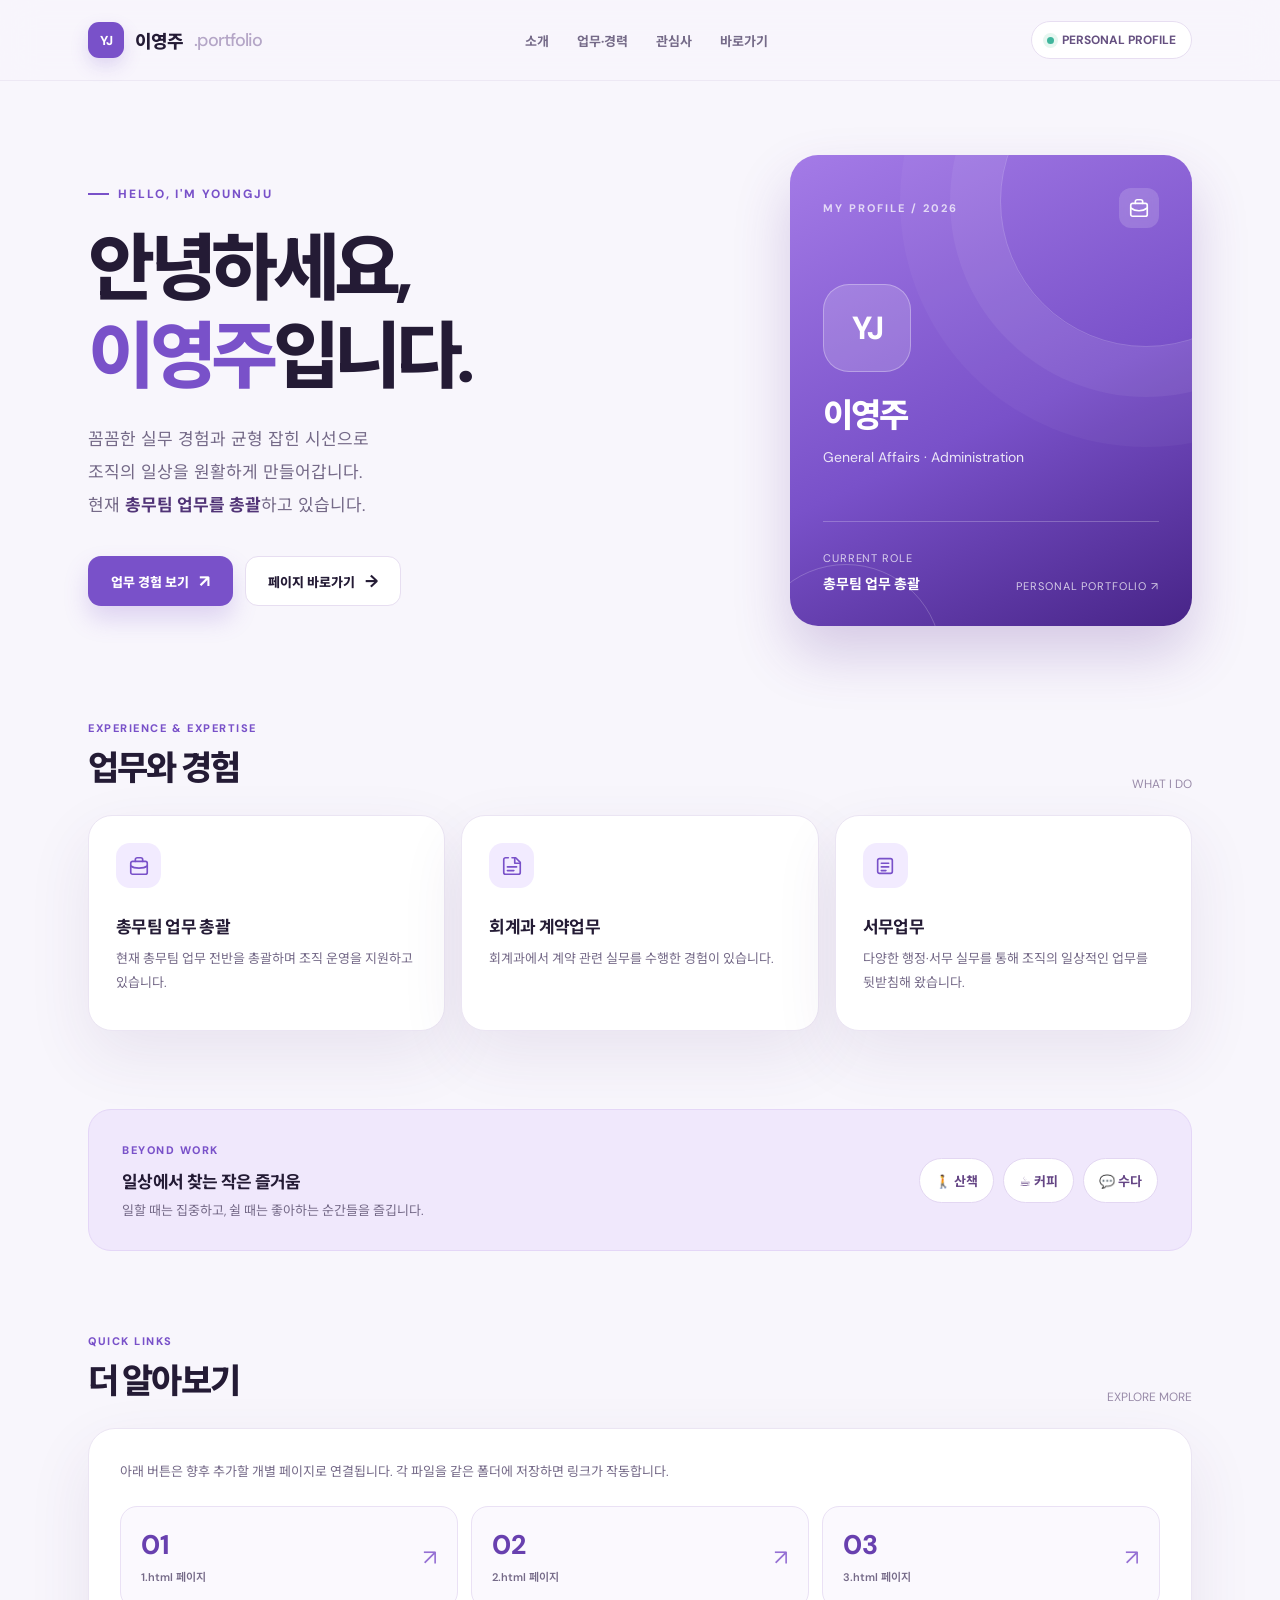
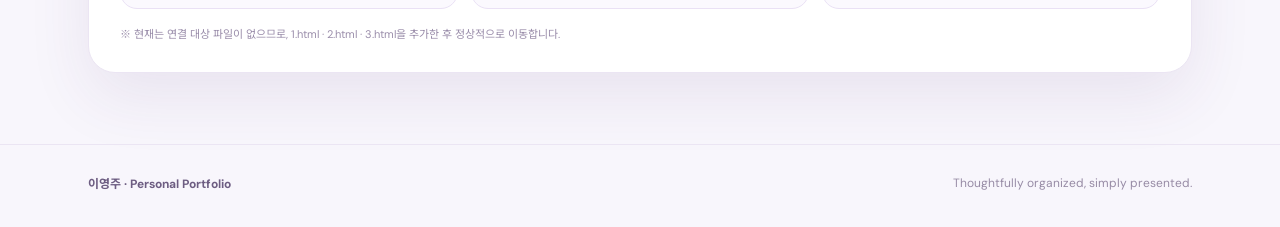
<file: index.html>
<!doctype html>
<html lang="ko">
<head>
  <meta charset="utf-8" />
  <meta name="viewport" content="width=device-width, initial-scale=1" />
  <meta name="theme-color" content="#f8f6fc" />
  <meta name="description" content="이영주의 개인 포트폴리오 | 총무팀 업무 총괄 · 회계과 계약 및 서무 경력" />
  <title>이영주 | Personal Portfolio</title>
  <style>
    @import url('https://fonts.googleapis.com/css2?family=DM+Sans:wght@400;500;600;700;800&family=Noto+Sans+KR:wght@400;500;600;700;800&display=swap');
    :root { color-scheme: light; --bg:#f8f6fc; --surface:#ffffff; --text:#241b35; --muted:#756a88; --line:#ebe5f3; --accent:#7951c9; --accent-dark:#6035b0; --soft:#f2ebff; --shadow:0 24px 65px rgba(74,42,112,.09); --radius:24px; }
    * { box-sizing: border-box; }
    html { scroll-behavior: smooth; }
    body { margin:0; background:var(--bg); color:var(--text); font-family:'DM Sans','Noto Sans KR',system-ui,sans-serif; -webkit-font-smoothing:antialiased; }
    a { color:inherit; text-decoration:none; }
    button { font:inherit; }
    ::selection { background:#e8d9ff; color:#51278e; }
    .wrap { max-width:1160px; margin-inline:auto; padding-inline:28px; }
    .site-header { position:sticky; top:0; z-index:20; border-bottom:1px solid rgba(235,229,243,.85); background:rgba(248,246,252,.9); backdrop-filter:blur(18px); }
    .header-inner { min-height:80px; display:flex; justify-content:space-between; align-items:center; gap:20px; }
    .logo { display:inline-flex; align-items:center; gap:11px; font-size:18px; font-weight:800; letter-spacing:-.05em; }
    .logo-mark { display:grid; place-items:center; width:36px; height:36px; border-radius:11px; background:var(--accent); color:white; font-size:13px; letter-spacing:-.05em; box-shadow:0 8px 18px rgba(121,81,201,.2); }
    .desktop-nav { display:flex; align-items:center; gap:28px; font-size:13px; font-weight:700; color:var(--muted); }
    .desktop-nav a:hover, .desktop-nav a:focus-visible { color:var(--accent); }
    .header-pill { display:inline-flex; align-items:center; gap:8px; padding:10px 15px; border:1px solid #e7def1; border-radius:999px; background:white; font-size:12px; font-weight:700; color:#655080; }
    .status-dot { width:7px; height:7px; border-radius:50%; background:#3fb59c; box-shadow:0 0 0 4px #e6f7f0; }
    .hero { padding-block:74px 51px; }
    .hero-grid { display:grid; grid-template-columns:1.25fr .75fr; gap:32px; align-items:stretch; }
    .hero-copy { padding:24px 0 20px; }
    .eyebrow { display:inline-flex; align-items:center; gap:9px; font-size:12px; font-weight:800; text-transform:uppercase; letter-spacing:.16em; color:var(--accent); }
    .eyebrow:before { content:""; width:21px; height:2px; background:var(--accent); }
    h1 { font-size:clamp(44px,5.7vw,76px); line-height:1.2; margin:24px 0 22px; letter-spacing:-.075em; font-weight:800; }
    h1 .accent { color:var(--accent); }
    .hero-desc { max-width:590px; font-size:17px; line-height:1.95; color:var(--muted); word-break:keep-all; }
    .hero-actions { display:flex; flex-wrap:wrap; gap:12px; margin-top:34px; }
    .btn { display:inline-flex; align-items:center; justify-content:center; gap:10px; min-height:50px; padding:13px 22px; border-radius:13px; border:1px solid transparent; font-size:13px; font-weight:800; transition:transform .16s ease,background .16s ease,box-shadow .16s ease,border-color .16s ease; cursor:pointer; }
    .btn:hover { transform:translateY(-2px); }
    .btn:active { transform:translateY(1px) scale(.985); }
    .btn:focus-visible, a:focus-visible { outline:3px solid #c4a4fa; outline-offset:3px; }
    .btn-primary { background:var(--accent); color:white; box-shadow:0 13px 25px rgba(121,81,201,.21); }
    .btn-primary:hover { background:var(--accent-dark); box-shadow:0 16px 25px rgba(121,81,201,.26); }
    .btn-secondary { border-color:#e7def1; background:white; color:var(--text); }
    .btn-secondary:hover { border-color:#c6aae9; }
    .arrow { font-size:17px; line-height:1; }
    .profile-card { position:relative; isolation:isolate; overflow:hidden; display:flex; flex-direction:column; justify-content:space-between; min-height:405px; padding:33px; color:#fff; background:linear-gradient(155deg,#a47be7 0%,#7951c9 55%,#472487 100%); border-radius:28px; box-shadow:0 28px 55px rgba(89,47,148,.22); }
    .profile-card:before { content:""; position:absolute; z-index:-1; width:290px; height:290px; border:1px solid rgba(255,255,255,.2); border-radius:50%; top:-100px; right:-100px; box-shadow:0 0 0 50px rgba(255,255,255,.055),0 0 0 100px rgba(255,255,255,.035); }
    .profile-card:after { content:""; position:absolute; z-index:-1; width:190px; height:190px; bottom:-130px; left:-40px; border:1px solid rgba(255,255,255,.2); border-radius:50%; }
    .card-top { display:flex; align-items:center; justify-content:space-between; gap:10px; }
    .card-label { font-size:11px; font-weight:700; letter-spacing:.18em; opacity:.73; }
    .card-icon { width:40px; height:40px; border-radius:12px; display:grid; place-items:center; background:rgba(255,255,255,.16); backdrop-filter:blur(5px); }
    .card-icon svg { width:22px; height:22px; stroke:white; }
    .avatar { width:88px; height:88px; border-radius:26px; background:rgba(255,255,255,.16); border:1px solid rgba(255,255,255,.3); display:grid; place-items:center; font-size:32px; font-weight:800; letter-spacing:-.07em; margin-bottom:22px; }
    .card-name { font-size:33px; letter-spacing:-.06em; font-weight:800; margin:0 0 9px; }
    .card-role { opacity:.85; font-size:14px; margin:0; }
    .card-bottom { display:flex; justify-content:space-between; align-items:end; gap:12px; padding-top:24px; border-top:1px solid rgba(255,255,255,.23); }
    .card-bottom span { font-size:11px; letter-spacing:.08em; opacity:.75; }
    .card-bottom strong { display:block; margin-top:6px; font-size:14px; }
    .section { padding-block:39px; scroll-margin-top:100px; }
    .section-heading { display:flex; justify-content:space-between; align-items:end; gap:15px; margin-bottom:23px; }
    .section-kicker { font-size:11px; font-weight:800; color:var(--accent); letter-spacing:.14em; }
    h2 { font-size:clamp(24px,2.8vw,34px); margin:9px 0 0; line-height:1.35; font-weight:800; letter-spacing:-.055em; }
    .section-note { font-size:12px; color:#988aa8; }
    .three-grid { display:grid; grid-template-columns:repeat(3,minmax(0,1fr)); gap:16px; }
    .info-card { min-height:216px; padding:27px; background:var(--surface); border:1px solid var(--line); border-radius:var(--radius); box-shadow:var(--shadow); transition:transform .2s ease,border-color .2s ease; }
    .info-card:hover { transform:translateY(-4px); border-color:#d7c3ee; }
    .info-icon { width:45px; height:45px; display:grid; place-items:center; border-radius:14px; background:var(--soft); color:var(--accent); margin-bottom:25px; }
    .info-icon svg { width:22px; height:22px; stroke:currentColor; }
    .info-card h3 { margin:0 0 9px; font-size:17px; letter-spacing:-.04em; }
    .info-card p { color:var(--muted); font-size:13px; line-height:1.85; margin:0; word-break:keep-all; }
    .personal-strip { display:flex; align-items:center; justify-content:space-between; gap:26px; padding:28px 33px; background:#f0e8fc; border:1px solid #e4d6f7; border-radius:23px; }
    .personal-strip h3 { margin:0 0 7px; letter-spacing:-.04em; font-size:17px; }
    .personal-strip p { margin:0; color:var(--muted); font-size:13px; line-height:1.7; }
    .interests { display:flex; flex-wrap:wrap; gap:9px; }
    .interest { background:white; border:1px solid #e3d7f2; border-radius:50px; white-space:nowrap; padding:12px 15px; color:#654685; font-size:13px; font-weight:700; }
    .links-panel { background:#fff; border:1px solid var(--line); border-radius:27px; padding:31px; box-shadow:var(--shadow); }
    .links-intro { color:var(--muted); font-size:13px; line-height:1.8; margin:0 0 22px; }
    .link-grid { display:grid; grid-template-columns:repeat(3,minmax(0,1fr)); gap:13px; }
    .page-link { display:flex; align-items:center; justify-content:space-between; gap:10px; padding:20px; min-height:103px; background:#fbf9fe; border:1px solid #eae1f5; border-radius:17px; transition:background .16s ease,border-color .16s ease,transform .16s ease,box-shadow .16s ease; }
    .page-link:hover { background:#f2eafd; border-color:#c7a4f0; transform:translateY(-3px); box-shadow:0 11px 22px rgba(112,64,171,.12); }
    .page-link:active { transform:scale(.98); }
    .page-link strong { display:block; color:#6840af; font-size:27px; font-weight:800; line-height:1; }
    .page-link small { display:block; margin-top:10px; color:var(--muted); font-size:11px; font-weight:600; }
    .page-link .link-arrow { color:#9570d4; font-size:22px; }
    .hint { margin:16px 0 0; color:#9a8daa; font-size:11px; }
    footer { margin-top:32px; padding:29px 0 35px; border-top:1px solid var(--line); }
    .footer-inner { display:flex; align-items:center; justify-content:space-between; gap:16px; color:#978ba5; font-size:12px; }
    .footer-inner strong { color:#6d5d82; }
    @media (max-width:800px) { .hero { padding-top:48px; } .hero-grid { grid-template-columns:1fr; } .profile-card { min-height:335px; } .three-grid { grid-template-columns:1fr 1fr; } .personal-strip { align-items:flex-start; flex-direction:column; } }
    @media (max-width:600px) { .wrap { padding-inline:19px; } .header-inner { min-height:67px; } .desktop-nav { display:none; } .header-pill { padding:9px 11px; font-size:11px; } .hero { padding:38px 0 22px; } .hero-copy { padding:0 0 8px; } h1 { font-size:43px; margin:20px 0 17px; } .hero-desc { font-size:14px; line-height:1.9; } .hero-actions { margin-top:25px; } .btn { flex:1; min-width:140px; } .profile-card { padding:27px; min-height:322px; } .section { padding-block:29px; } .section-heading { align-items:start; } .section-note { display:none; } .three-grid, .link-grid { grid-template-columns:1fr; } .info-card { min-height:auto; padding:24px; } .info-icon { margin-bottom:17px; } .links-panel { padding:23px; } .page-link { min-height:87px; padding:17px 19px; } .personal-strip { padding:24px; } .footer-inner { flex-direction:column; align-items:flex-start; gap:8px; } }
    @media (prefers-reduced-motion: reduce) { html { scroll-behavior:auto; } *, *:before, *:after { transition-duration:.01ms !important; animation-duration:.01ms !important; } }
  </style>
</head>
<body>
  <header class="site-header">
    <div class="wrap header-inner">
      <a href="#top" class="logo" aria-label="이영주 포트폴리오 첫 화면"><span class="logo-mark">YJ</span> 이영주<span style="color:#b5a6c7;font-weight:500">.portfolio</span></a>
      <nav class="desktop-nav" aria-label="주요 메뉴"><a href="#about">소개</a><a href="#experience">업무·경력</a><a href="#interests">관심사</a><a href="#pages">바로가기</a></nav>
      <span class="header-pill"><span class="status-dot" aria-hidden="true"></span> PERSONAL PROFILE</span>
    </div>
  </header>
  <main id="top">
    <section class="hero wrap" aria-labelledby="hero-title">
      <div class="hero-grid">
        <div class="hero-copy" id="about">
          <span class="eyebrow">HELLO, I'M YOUNGJU</span>
          <h1 id="hero-title">안녕하세요,<br><span class="accent">이영주</span>입니다.</h1>
          <p class="hero-desc">꼼꼼한 실무 경험과 균형 잡힌 시선으로<br>조직의 일상을 원활하게 만들어갑니다.<br>현재 <strong style="color:#513477">총무팀 업무를 총괄</strong>하고 있습니다.</p>
          <div class="hero-actions"><a class="btn btn-primary" href="#experience">업무 경험 보기 <span class="arrow" aria-hidden="true">↗</span></a><a class="btn btn-secondary" href="#pages">페이지 바로가기 <span class="arrow" aria-hidden="true">→</span></a></div>
        </div>
        <div class="profile-card" aria-label="이영주 프로필 카드">
          <div class="card-top"><span class="card-label">MY PROFILE / 2026</span><span class="card-icon" aria-hidden="true"><svg viewBox="0 0 24 24" fill="none" stroke-width="1.8" stroke-linecap="round" stroke-linejoin="round"><rect x="3" y="7" width="18" height="14" rx="2"/><path d="M8 7V5a2 2 0 0 1 2-2h4a2 2 0 0 1 2 2v2M3 12c5 4 13 4 18 0"/></svg></span></div>
          <div><div class="avatar" aria-hidden="true">YJ</div><h2 class="card-name">이영주</h2><p class="card-role">General Affairs · Administration</p></div>
          <div class="card-bottom"><div><span>CURRENT ROLE</span><strong>총무팀 업무 총괄</strong></div><span>PERSONAL PORTFOLIO ↗</span></div>
        </div>
      </div>
    </section>
    <section id="experience" class="section wrap" aria-labelledby="exp-title">
      <div class="section-heading"><div><span class="section-kicker">EXPERIENCE & EXPERTISE</span><h2 id="exp-title">업무와 경험</h2></div><span class="section-note">WHAT I DO</span></div>
      <div class="three-grid">
        <article class="info-card"><div class="info-icon" aria-hidden="true"><svg viewBox="0 0 24 24" fill="none" stroke-width="1.8" stroke-linecap="round" stroke-linejoin="round"><rect x="3" y="7" width="18" height="14" rx="2"/><path d="M8 7V5a2 2 0 0 1 2-2h4a2 2 0 0 1 2 2v2M3 12c4 3 14 3 18 0"/></svg></div><h3>총무팀 업무 총괄</h3><p>현재 총무팀 업무 전반을 총괄하며 조직 운영을 지원하고 있습니다.</p></article>
        <article class="info-card"><div class="info-icon" aria-hidden="true"><svg viewBox="0 0 24 24" fill="none" stroke-width="1.8" stroke-linecap="round" stroke-linejoin="round"><path d="M8 3H5a2 2 0 0 0-2 2v14a2 2 0 0 0 2 2h14a2 2 0 0 0 2-2V8l-5-5h-4"/><path d="M15 3v6h6M7 13h10M7 17h7"/></svg></div><h3>회계과 계약업무</h3><p>회계과에서 계약 관련 실무를 수행한 경험이 있습니다.</p></article>
        <article class="info-card"><div class="info-icon" aria-hidden="true"><svg viewBox="0 0 24 24" fill="none" stroke-width="1.8" stroke-linecap="round" stroke-linejoin="round"><rect x="4" y="4" width="16" height="16" rx="2"/><path d="M8 9h8M8 13h8M8 17h5"/></svg></div><h3>서무업무</h3><p>다양한 행정·서무 실무를 통해 조직의 일상적인 업무를 뒷받침해 왔습니다.</p></article>
      </div>
    </section>
    <section id="interests" class="section wrap" aria-labelledby="interest-title">
      <div class="personal-strip"><div><span class="section-kicker">BEYOND WORK</span><h3 id="interest-title" style="margin-top:9px">일상에서 찾는 작은 즐거움</h3><p>일할 때는 집중하고, 쉴 때는 좋아하는 순간들을 즐깁니다.</p></div><div class="interests" aria-label="좋아하는 것"><span class="interest">🚶 산책</span><span class="interest">☕ 커피</span><span class="interest">💬 수다</span></div></div>
    </section>
    <section id="pages" class="section wrap" aria-labelledby="pages-title">
      <div class="section-heading"><div><span class="section-kicker">QUICK LINKS</span><h2 id="pages-title">더 알아보기</h2></div><span class="section-note">EXPLORE MORE</span></div>
      <div class="links-panel"><p class="links-intro">아래 버튼은 향후 추가할 개별 페이지로 연결됩니다. 각 파일을 같은 폴더에 저장하면 링크가 작동합니다.</p><div class="link-grid"><a href="1.html" class="page-link" aria-label="1번 페이지 열기"><span><strong>01</strong><small>1.html 페이지</small></span><span class="link-arrow" aria-hidden="true">↗</span></a><a href="2.html" class="page-link" aria-label="2번 페이지 열기"><span><strong>02</strong><small>2.html 페이지</small></span><span class="link-arrow" aria-hidden="true">↗</span></a><a href="3.html" class="page-link" aria-label="3번 페이지 열기"><span><strong>03</strong><small>3.html 페이지</small></span><span class="link-arrow" aria-hidden="true">↗</span></a></div><p class="hint">※ 현재는 연결 대상 파일이 없으므로, 1.html · 2.html · 3.html을 추가한 후 정상적으로 이동합니다.</p></div>
    </section>
  </main>
  <footer><div class="wrap footer-inner"><strong>이영주 · Personal Portfolio</strong><span>Thoughtfully organized, simply presented.</span></div></footer>
</body>
</html>
</file>
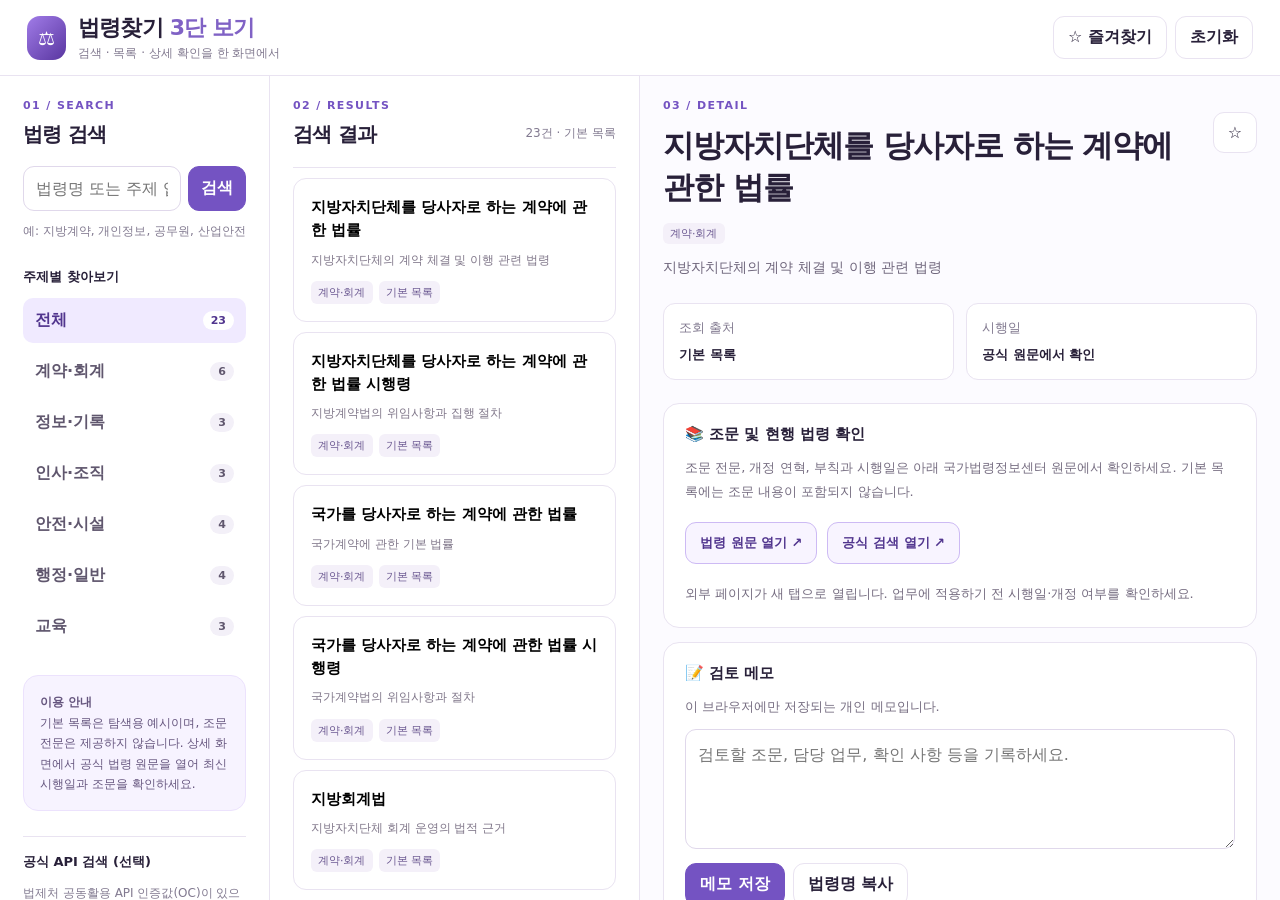
<file: 1.html>
<!doctype html>
<html lang="ko"><head><meta charset="utf-8"><meta name="viewport" content="width=device-width,initial-scale=1"><title>법령찾기 · 3단 보기</title>
<style>
:root{--bg:#f5f3fa;--paper:#fff;--ink:#282039;--muted:#827a90;--line:#e9e3f1;--violet:#7453c2;--pale:#f0eaff;--dark:#51358e;--shadow:0 8px 30px #2e154d0a}*{box-sizing:border-box}body{margin:0;font-family:Pretendard,'Noto Sans KR',system-ui,-apple-system,sans-serif;background:var(--bg);color:var(--ink)}button,input,textarea,select{font:inherit}button{cursor:pointer}button:focus-visible,a:focus-visible,input:focus-visible,textarea:focus-visible{outline:3px solid #b6a1f0;outline-offset:2px}header{height:76px;padding:0 27px;display:flex;align-items:center;justify-content:space-between;background:#fff;border-bottom:1px solid var(--line);gap:15px}.logo{display:flex;align-items:center;gap:12px}.mark{background:linear-gradient(135deg,#a17ce8,#5936a0);color:white;border-radius:13px;padding:11px;font-size:19px}.title{font-size:22px;font-weight:850;letter-spacing:-.8px}.sub{font-size:12px;color:var(--muted);margin-top:2px}.top-actions{display:flex;gap:8px;align-items:center;flex-wrap:wrap}.btn{border:1px solid var(--line);background:#fff;color:var(--ink);border-radius:11px;padding:10px 14px;font-weight:700}.btn:hover{background:var(--pale)}.primary{background:var(--violet);color:white;border-color:var(--violet)}.primary:hover{background:var(--dark)}.layout{display:grid;grid-template-columns:minmax(235px,270px) minmax(295px,370px) minmax(340px,1fr);height:calc(100vh - 76px);min-height:590px}.panel{min-width:0;background:white;overflow:auto;border-right:1px solid var(--line)}.panel:last-child{border-right:0;background:#fcfbff}.pad{padding:23px}.eyebrow{font-size:11px;color:var(--violet);font-weight:850;letter-spacing:1.4px;text-transform:uppercase}.panel h2{font-size:20px;letter-spacing:-.7px;margin:9px 0 18px}.field{width:100%;border:1px solid #e0d8eb;border-radius:11px;background:#fff;padding:12px;color:var(--ink)}.field:focus{outline:2px solid #ba9ff4;border-color:var(--violet)}.searchbar{display:flex;gap:7px}.searchbar input{min-width:0;flex:1}.searchbar .btn{padding:10px 12px}.help{font-size:12px;color:var(--muted);line-height:1.7;margin:10px 0}.section-label{margin:27px 0 12px;font-weight:800;font-size:13px}.categories{display:grid;gap:6px}.category{width:100%;display:flex;justify-content:space-between;align-items:center;padding:12px;border:0;border-radius:10px;background:transparent;text-align:left;font-weight:650;color:#60576e}.category:hover,.category.active{color:var(--dark);background:var(--pale)}.count{font-size:11px;border-radius:30px;background:#f3f0f8;padding:3px 8px}.category.active .count{background:white}.softbox{margin-top:26px;background:#f7f3ff;border:1px solid #ece2fd;border-radius:15px;padding:16px;font-size:12px;line-height:1.7;color:#66567f}.minirow{display:flex;justify-content:space-between;align-items:center;gap:12px}.results-head{border-bottom:1px solid var(--line);padding-bottom:13px}.results-meta{font-size:12px;color:var(--muted)}.item{width:100%;display:block;border:1px solid var(--line);border-radius:13px;padding:17px;text-align:left;background:#fff;margin:10px 0;transition:background .15s,border-color .15s}.item:hover{background:#faf8ff;border-color:#c7b4f5}.item.selected{background:#f5efff;border-color:#a787e5;box-shadow:inset 3px 0 var(--violet)}.item-name{font-weight:850;font-size:15px;line-height:1.55}.item-desc{font-size:12px;color:#80778a;margin-top:8px;line-height:1.6}.tags{display:flex;gap:6px;margin-top:11px;flex-wrap:wrap}.tag{font-size:11px;border-radius:6px;padding:4px 7px;background:#f4f0f9;color:#6b5891}.selected .tag{background:#e9defd}.detail-top{display:flex;align-items:flex-start;justify-content:space-between;gap:15px}.detail-name{font-size:clamp(23px,2.5vw,31px);font-weight:850;letter-spacing:-1px;line-height:1.35;margin:13px 0}.detail-intro{color:#6f667c;font-size:14px;line-height:1.8;margin-bottom:23px}.info-grid{display:grid;grid-template-columns:repeat(2,minmax(0,1fr));gap:12px;margin-bottom:23px}.info{border:1px solid var(--line);background:white;padding:15px;border-radius:12px;min-width:0}.info small{display:block;color:var(--muted);margin-bottom:7px}.info strong{font-size:13px;overflow-wrap:anywhere}.detail-section{background:white;border:1px solid var(--line);border-radius:16px;padding:21px;margin:14px 0}.detail-section h3{margin:0 0 12px;font-size:15px}.detail-section p{font-size:13px;color:#766d81;line-height:1.85;margin:0}.official{display:flex;gap:10px;flex-wrap:wrap;margin:18px 0}.official a{color:var(--dark);font-weight:750;text-decoration:none;border:1px solid #cdbaf4;border-radius:11px;padding:11px 14px;background:#f8f4ff;font-size:13px}.official a:hover{background:#ede3ff}.textarea{width:100%;min-height:120px;resize:vertical;line-height:1.6}.empty{text-align:center;padding:45px 15px;color:var(--muted);font-size:13px;line-height:1.8}.bigicon{font-size:33px;margin-bottom:8px}.footnote{font-size:11px;color:var(--muted);line-height:1.7}.label{display:block;margin:16px 0 7px;font-size:12px;font-weight:700}.toggle{display:flex;gap:7px;align-items:center;font-size:12px;color:#72677f}.hidden{display:none!important}.toast{position:fixed;bottom:25px;right:25px;background:#3c2b57;color:white;padding:12px 18px;border-radius:12px;box-shadow:var(--shadow);z-index:20;font-size:13px}.api-section{margin-top:25px;border-top:1px solid var(--line);padding-top:16px}footer.mobile-only{display:none}@media(max-width:1000px){.layout{grid-template-columns:220px 300px minmax(300px,1fr)}}@media(max-width:760px){header{height:auto;min-height:70px;padding:14px}.title{font-size:18px}.sub{font-size:10px}.top-actions .btn{padding:7px 9px;font-size:12px}.layout{display:block;height:auto;min-height:unset}.panel{display:none;height:calc(100dvh - 130px);border:0}.panel.mobile-active{display:block}.pad{padding:18px}footer.mobile-only{position:fixed;bottom:0;display:flex;width:100%;height:57px;background:white;border-top:1px solid var(--line);z-index:10}footer button{flex:1;border:0;background:white;color:#7b7385;font-weight:700}footer button.active{color:var(--violet);background:#f4efff}.toast{bottom:70px;right:12px}.info-grid{grid-template-columns:1fr 1fr}}@media(max-width:390px){.info-grid{grid-template-columns:1fr}.top-actions .btn:first-child{display:none}}
</style></head><body>
<header><div class="logo"><div class="mark">⚖</div><div><div class="title">법령찾기 <span style="color:#8062c5">3단 보기</span></div><div class="sub">검색 · 목록 · 상세 확인을 한 화면에서</div></div></div><div class="top-actions"><button id="favoritesOnly" class="btn" aria-pressed="false">☆ 즐겨찾기</button><button id="reset" class="btn">초기화</button></div></header>
<main class="layout"><section class="panel mobile-active" id="pane-search"><div class="pad"><div class="eyebrow">01 / SEARCH</div><h2>법령 검색</h2><form id="searchForm" class="searchbar"><input id="searchInput" class="field" placeholder="법령명 또는 주제 입력" aria-label="법령명 또는 주제"><button class="btn primary" type="submit">검색</button></form><p class="help">예: 지방계약, 개인정보, 공무원, 산업안전</p><div class="section-label">주제별 찾아보기</div><div class="categories" id="categories"></div><div class="softbox"><b>이용 안내</b><br>기본 목록은 탐색용 예시이며, 조문 전문은 제공하지 않습니다. 상세 화면에서 공식 법령 원문을 열어 최신 시행일과 조문을 확인하세요.</div><div class="api-section"><div class="section-label" style="margin-top:0">공식 API 검색 (선택)</div><p class="help">법제처 공동활용 API 인증값(OC)이 있으면 온라인 검색을 시도할 수 있습니다. 브라우저 보안 정책에 따라 직접 호출이 제한될 수 있습니다.</p><input id="apiKey" class="field" placeholder="OC 인증값 입력 (선택)" autocomplete="off" aria-label="API 인증값"><label class="toggle" style="margin-top:9px"><input type="checkbox" id="apiEnabled"> API 검색 사용</label><p class="footnote">인증값은 이 파일의 메모리에만 유지되며 저장되지 않습니다.</p></div></div></section>
<section class="panel" id="pane-list"><div class="pad"><div class="eyebrow">02 / RESULTS</div><div class="minirow results-head"><h2 style="margin-bottom:6px">검색 결과</h2><div id="resultCount" class="results-meta"></div></div><div id="results"></div></div></section>
<section class="panel" id="pane-detail"><div class="pad"><div class="eyebrow">03 / DETAIL</div><div id="detail"></div></div></section></main>
<footer class="mobile-only"><button data-pane="search" class="active">① 검색</button><button data-pane="list">② 목록</button><button data-pane="detail">③ 상세</button></footer><div id="toast" class="toast hidden" role="status"></div>
<script>
const DATA=[
['지방자치단체를 당사자로 하는 계약에 관한 법률','계약·회계','지방자치단체의 계약 체결 및 이행 관련 법령','지방계약 입찰 계약 회계'],
['지방자치단체를 당사자로 하는 계약에 관한 법률 시행령','계약·회계','지방계약법의 위임사항과 집행 절차','지방계약 입찰 계약'],
['국가를 당사자로 하는 계약에 관한 법률','계약·회계','국가계약에 관한 기본 법률','국가계약 입찰 계약'],
['국가를 당사자로 하는 계약에 관한 법률 시행령','계약·회계','국가계약법의 위임사항과 절차','국가계약 입찰'],
['지방회계법','계약·회계','지방자치단체 회계 운영의 법적 근거','지방회계 지출 결산'],
['지방재정법','계약·회계','지방재정의 건전한 운영에 관한 법률','예산 재정'],
['개인정보 보호법','정보·기록','개인정보 처리와 정보주체 권리 보호','개인정보 정보보호'],
['공공기록물 관리에 관한 법률','정보·기록','공공기관 기록물 관리의 기본 법률','기록물 문서 보존'],
['정보공개법','정보·기록','공공기관 정보공개에 관한 법률의 약칭 검색어','정보공개 문서'],
['공공기관의 정보공개에 관한 법률','정보·기록','공공기관 정보의 공개 및 절차에 관한 법률','정보공개 자료'],
['지방공무원법','인사·조직','지방공무원의 인사 및 복무에 관한 기본 법률','지방공무원 인사 복무'],
['국가공무원법','인사·조직','국가공무원의 인사 및 복무에 관한 기본 법률','국가공무원 인사 복무'],
['근로기준법','인사·조직','근로조건의 최저기준에 관한 법률','근로 노동'],
['산업안전보건법','안전·시설','산업재해 예방과 안전보건에 관한 법률','안전 산업재해'],
['중대재해 처벌 등에 관한 법률','안전·시설','중대재해의 예방과 책임에 관한 법률','안전 중대재해'],
['시설물의 안전 및 유지관리에 관한 특별법','안전·시설','시설물 안전점검과 유지관리 관련 법률','건물 시설 안전'],
['건축법','안전·시설','건축물의 건축 및 관리에 관한 법률','건축 시설'],
['지방자치법','행정·일반','지방자치단체의 조직과 운영에 관한 법률','지방자치 행정'],
['행정절차법','행정·일반','행정절차의 공정성과 투명성을 위한 법률','행정 민원 절차'],
['민원 처리에 관한 법률','행정·일반','민원 처리 기준 및 절차에 관한 법률','민원 행정'],
['청탁금지법','행정·일반','부정청탁 및 금품등 수수의 금지에 관한 법률의 약칭 검색어','청렴 부정청탁'],
['부정청탁 및 금품등 수수의 금지에 관한 법률','행정·일반','부정청탁과 금품등 수수 제한에 관한 법률','청렴 부정청탁'],
['초·중등교육법','교육','초등학교와 중등학교 교육 운영에 관한 법률','학교 교육'],
['평생교육법','교육','평생교육 진흥에 관한 법률','평생 학습 교육'],
['교육공무원법','교육','교육공무원의 신분 및 인사에 관한 법률','교사 교원 인사']
].filter(x=>!['정보공개법','청탁금지법'].includes(x[0])).map((a,i)=>({id:'base'+i,name:a[0],category:a[1],description:a[2],keywords:a[3],source:'기본 목록'}));
const categories=['전체','계약·회계','정보·기록','인사·조직','안전·시설','행정·일반','교육'];
const $=id=>document.getElementById(id);let category='전체',query='',current=null,results=[],onlyFavorites=false,apiResults=null;
let favorites=new Set(JSON.parse(localStorage.getItem('lawFavorites3')||'[]'));const notes=JSON.parse(localStorage.getItem('lawNotes3')||'{}');
function notice(t){$('toast').textContent=t;$('toast').classList.remove('hidden');clearTimeout(window.toastTimer);window.toastTimer=setTimeout(()=>$('toast').classList.add('hidden'),2800)}
function clean(s){return String(s??'').replace(/[&<>"']/g,c=>({'&':'&amp;','<':'&lt;','>':'&gt;','"':'&quot;',"'":'&#39;'}[c]))}
function lawUrl(name){return 'https://www.law.go.kr/법령/'+encodeURIComponent(name)}
function searchUrl(q){return 'https://www.law.go.kr/LSW/lsSc.do?query='+encodeURIComponent(q)}
function key(l){return l.name}
function renderCategories(){$('categories').innerHTML=categories.map(c=>`<button class="category ${category===c?'active':''}" data-cat="${clean(c)}"><span>${clean(c)}</span><span class="count">${c==='전체'?DATA.length:DATA.filter(x=>x.category===c).length}</span></button>`).join('');document.querySelectorAll('[data-cat]').forEach(b=>b.onclick=()=>{category=b.dataset.cat;apiResults=null;renderCategories();renderResults();showPane('list')})}
function renderResults(){const source=apiResults||DATA;results=source.filter(x=>(category==='전체'||x.category===category||apiResults)&&(x.name+' '+x.description+' '+x.keywords).toLocaleLowerCase().includes(query.toLocaleLowerCase())&&(!onlyFavorites||favorites.has(key(x))));$('resultCount').textContent=`${results.length}건 ${apiResults?'· 공식 API':'· 기본 목록'}`;$('results').innerHTML=results.length?results.map(x=>`<button class="item ${current?.name===x.name?'selected':''}" data-law="${clean(x.id)}"><div class="item-name">${clean(x.name)}</div><div class="item-desc">${clean(x.description||'공식 법령정보센터에서 상세 내용을 확인하세요.')}</div><div class="tags"><span class="tag">${clean(x.category)}</span><span class="tag">${clean(x.source)}</span>${favorites.has(key(x))?'<span class="tag">★ 저장됨</span>':''}</div></button>`).join(''):`<div class="empty"><div class="bigicon">⌕</div>일치하는 법령이 없습니다.<br>검색어를 바꾸거나 공식 사이트에서 검색해 보세요.<div style="margin-top:15px"><a href="${searchUrl(query)}" target="_blank" rel="noopener">국가법령정보센터에서 찾기 ↗</a></div></div>`;document.querySelectorAll('[data-law]').forEach(b=>b.onclick=()=>selectLaw(results.find(x=>x.id===b.dataset.law)));if(!current||!results.some(x=>x.name===current.name)){current=results[0]||null}renderDetail()}
function selectLaw(l){current=l;renderResults();showPane('detail')}
function renderDetail(){if(!current){$('detail').innerHTML='<div class="empty"><div class="bigicon">📖</div>법령을 선택하면 상세 정보가 표시됩니다.</div>';return}const l=current;const fav=favorites.has(key(l));$('detail').innerHTML=`<div class="detail-top"><div><div class="detail-name">${clean(l.name)}</div><span class="tag">${clean(l.category)}</span></div><button id="star" class="btn" aria-label="즐겨찾기 ${fav?'해제':'추가'}">${fav?'★':'☆'}</button></div><p class="detail-intro">${clean(l.description||'선택한 법령의 상세 내용은 국가법령정보센터에서 확인할 수 있습니다.')}</p><div class="info-grid"><div class="info"><small>조회 출처</small><strong>${clean(l.source)}</strong></div><div class="info"><small>시행일</small><strong>${clean(l.date||'공식 원문에서 확인')}</strong></div></div><div class="detail-section"><h3>📚 조문 및 현행 법령 확인</h3><p>조문 전문, 개정 연혁, 부칙과 시행일은 아래 국가법령정보센터 원문에서 확인하세요. 기본 목록에는 조문 내용이 포함되지 않습니다.</p><div class="official"><a href="${lawUrl(l.name)}" target="_blank" rel="noopener noreferrer">법령 원문 열기 ↗</a><a href="${searchUrl(l.name)}" target="_blank" rel="noopener noreferrer">공식 검색 열기 ↗</a></div><p class="footnote">외부 페이지가 새 탭으로 열립니다. 업무에 적용하기 전 시행일·개정 여부를 확인하세요.</p></div><div class="detail-section"><h3>📝 검토 메모</h3><p style="margin-bottom:10px">이 브라우저에만 저장되는 개인 메모입니다.</p><textarea id="memo" class="field textarea" placeholder="검토할 조문, 담당 업무, 확인 사항 등을 기록하세요.">${clean(notes[key(l)]||'')}</textarea><div style="display:flex;gap:8px;margin-top:10px"><button class="btn primary" id="saveMemo">메모 저장</button><button class="btn" id="copyInfo">법령명 복사</button></div></div>`;$('star').onclick=()=>{if(fav)favorites.delete(key(l));else favorites.add(key(l));localStorage.setItem('lawFavorites3',JSON.stringify([...favorites]));renderResults();notice(fav?'즐겨찾기를 해제했습니다.':'즐겨찾기에 추가했습니다.')};$('saveMemo').onclick=()=>{notes[key(l)]=$('memo').value;localStorage.setItem('lawNotes3',JSON.stringify(notes));notice('메모를 저장했습니다.')};$('copyInfo').onclick=()=>{navigator.clipboard?.writeText(l.name).then(()=>notice('법령명을 복사했습니다.')).catch(()=>notice('복사를 지원하지 않는 환경입니다.'))}}
function showPane(p){document.querySelectorAll('.panel').forEach(x=>x.classList.toggle('mobile-active',x.id==='pane-'+p));document.querySelectorAll('[data-pane]').forEach(x=>x.classList.toggle('active',x.dataset.pane===p))}
async function officialSearch(){const OC=$('apiKey').value.trim();if(!OC){notice('API 인증값을 입력하세요.');return}const url='https://www.law.go.kr/DRF/lawSearch.do?'+new URLSearchParams({OC,target:'law',type:'JSON',query,display:'100',search:'1'});try{const r=await fetch(url);if(!r.ok)throw Error('HTTP '+r.status);const json=await r.json();let container=json.LawSearch||json;let records=container.law||container.법령||[];if(!Array.isArray(records))records=[records];apiResults=records.filter(Boolean).map((a,i)=>({id:'api'+i,name:a.법령명한글||a.법령명||'법령명 미제공',description:'소관부처: '+(a.소관부처명||'미제공'),category:'공식 API',keywords:'',source:'공식 API',date:String(a.시행일자||'').replace(/^(\d{4})(\d{2})(\d{2})$/,'$1-$2-$3')}));renderResults();notice(apiResults.length+'건을 조회했습니다.')}catch(e){apiResults=null;renderResults();notice('API 호출이 제한되었거나 실패했습니다. 기본 목록을 표시합니다.');}}
$('searchForm').onsubmit=e=>{e.preventDefault();query=$('searchInput').value.trim();category='전체';renderCategories();apiResults=null;if($('apiEnabled').checked)officialSearch();else renderResults();showPane('list')};$('favoritesOnly').onclick=()=>{onlyFavorites=!onlyFavorites;$('favoritesOnly').textContent=onlyFavorites?'★ 전체 보기':'☆ 즐겨찾기';$('favoritesOnly').setAttribute('aria-pressed',String(onlyFavorites));renderResults();showPane('list')};$('reset').onclick=()=>{query='';category='전체';onlyFavorites=false;apiResults=null;$('searchInput').value='';$('favoritesOnly').textContent='☆ 즐겨찾기';renderCategories();renderResults();showPane('search');notice('검색 조건을 초기화했습니다.')};document.querySelectorAll('[data-pane]').forEach(x=>x.onclick=()=>showPane(x.dataset.pane));renderCategories();renderResults();
</script></body></html>
</file>
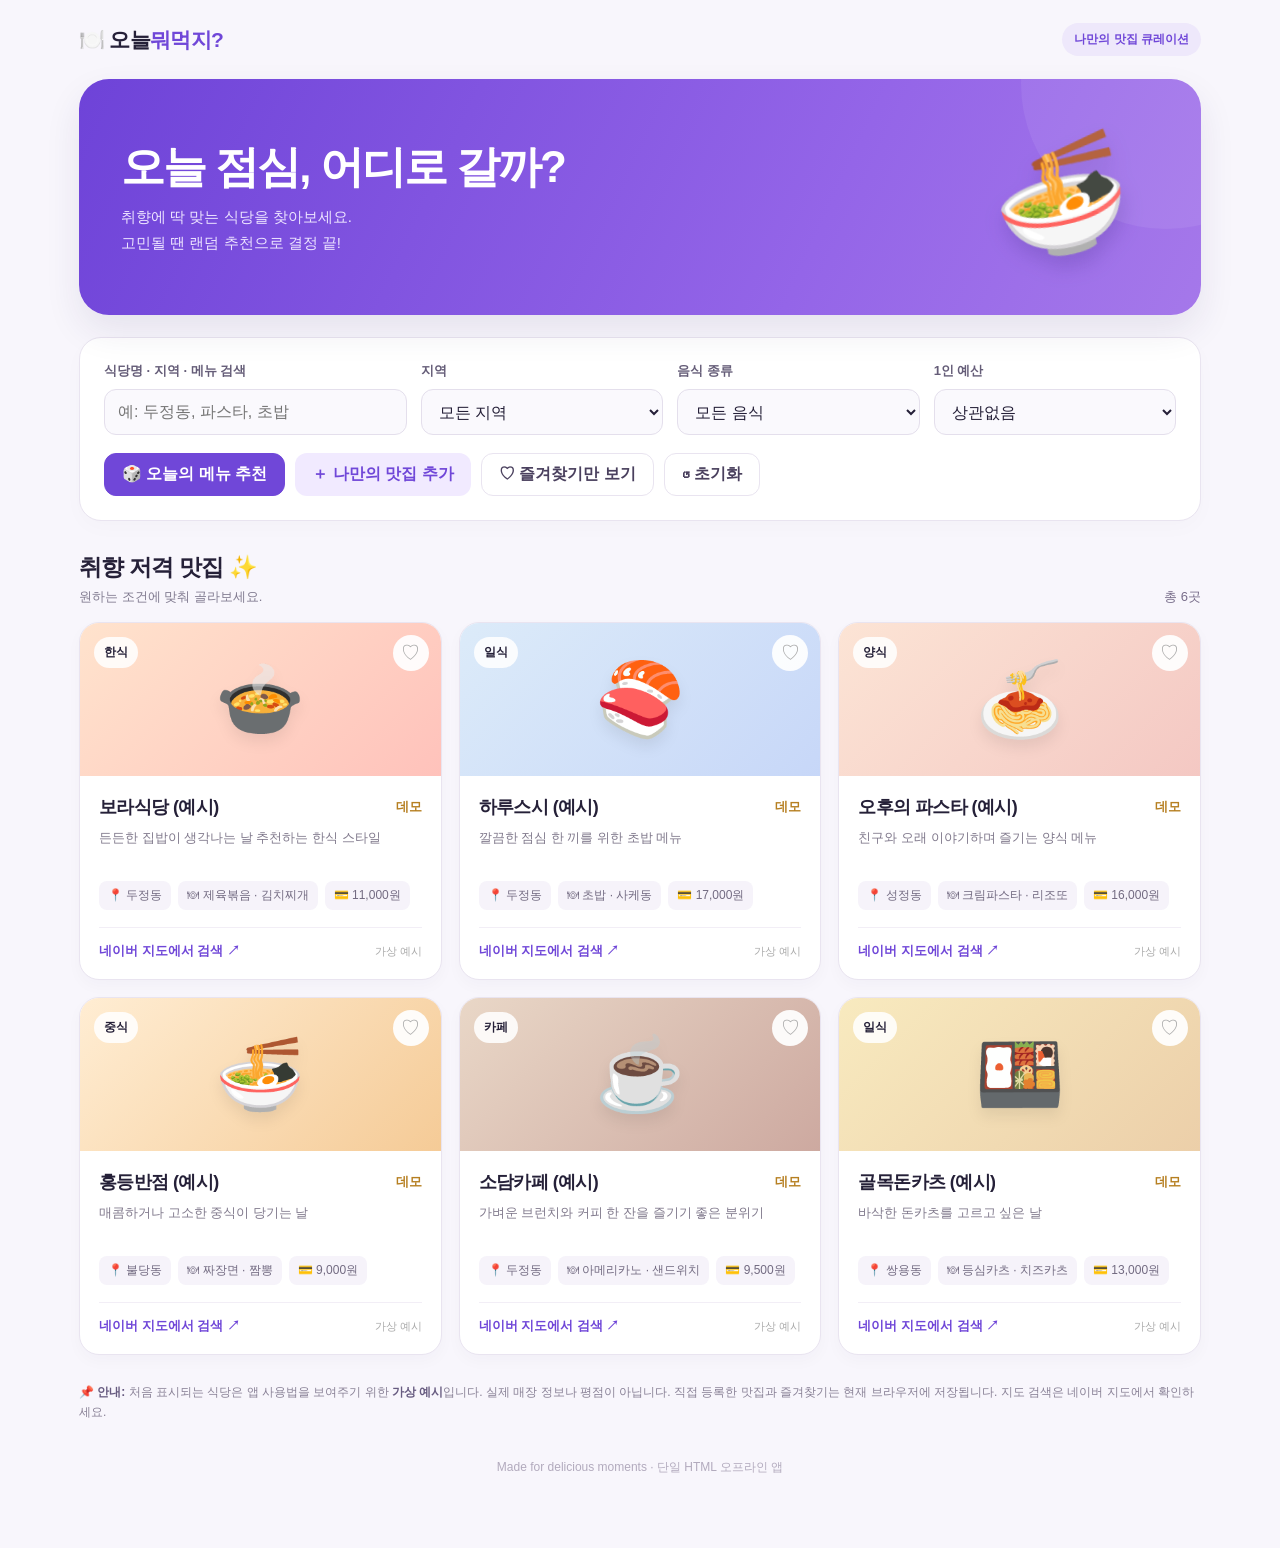
<file: 2.html>
<!doctype html>
<html lang="ko">
<head>
<meta charset="utf-8" />
<meta name="viewport" content="width=device-width,initial-scale=1" />
<title>오늘 뭐 먹지? | 나만의 맛집 추천</title>
<style>
:root{--bg:#f8f6fc;--ink:#252038;--muted:#817b90;--purple:#7047d8;--purple2:#9e77f0;--line:#e9e4f0;--white:#fff;--soft:#f1eaff;--shadow:0 16px 36px rgba(49,31,91,.09)}*{box-sizing:border-box}body{margin:0;font-family:Pretendard,'Noto Sans KR',-apple-system,BlinkMacSystemFont,'Segoe UI',sans-serif;background:var(--bg);color:var(--ink)}button,input,select{font:inherit}button{cursor:pointer}button:focus-visible,input:focus-visible,select:focus-visible{outline:3px solid #c5b3ff;outline-offset:2px}.app{max-width:1170px;margin:0 auto;padding:0 24px 72px}.topbar{display:flex;align-items:center;justify-content:space-between;padding:23px 0}.brand{font-size:21px;font-weight:850;letter-spacing:-.7px}.brand span{color:var(--purple)}.mini-tag{font-size:12px;background:#eee8fb;border-radius:100px;padding:8px 12px;color:var(--purple);font-weight:750}.hero{position:relative;overflow:hidden;background:linear-gradient(115deg,#6e43d8,#9465e8 66%,#a578ea);color:white;border-radius:30px;min-height:236px;padding:38px 42px;display:flex;align-items:center;justify-content:space-between;box-shadow:var(--shadow)}.hero h1{margin:0 0 10px;font-size:clamp(30px,4vw,44px);letter-spacing:-2px;line-height:1.25}.hero p{margin:0;color:#ede4ff;font-size:15px;line-height:1.7}.hero .emoji{font-size:110px;transform:rotate(-13deg);filter:drop-shadow(0 12px 10px #38237833);margin-right:30px}.bubble{position:absolute;width:290px;height:290px;border-radius:50%;background:#ffffff12;right:-110px;top:-140px}.panel{background:white;border:1px solid var(--line);border-radius:22px;padding:24px;margin-top:22px;box-shadow:0 7px 21px #27174a05}.controls{display:grid;grid-template-columns:1.25fr 1fr 1fr 1fr;gap:14px}.field label{display:block;color:#655d78;font-size:13px;font-weight:780;margin-bottom:9px}.field input,.field select{width:100%;height:46px;border:1px solid #e4dfec;background:#faf9fd;border-radius:12px;padding:0 13px;color:var(--ink)}.actions{display:flex;gap:10px;flex-wrap:wrap;align-items:center;margin-top:18px}.btn{border:1px solid var(--line);background:white;color:#4a405e;border-radius:12px;min-height:43px;padding:0 17px;font-weight:800;transition:transform .15s,background .15s}.btn:hover{transform:translateY(-2px)}.btn.primary{border-color:var(--purple);background:var(--purple);color:white}.btn.soft{border:0;background:var(--soft);color:var(--purple)}.btn.active{border-color:var(--purple);color:var(--purple);background:#f5f0ff}.result-section{margin-top:31px}.sectionbar{display:flex;justify-content:space-between;align-items:end;gap:14px;margin-bottom:16px}.sectionbar h2{font-size:23px;letter-spacing:-.8px;margin:0 0 5px}.sectionbar p{margin:0;color:var(--muted);font-size:13px}.result-count{font-size:13px;color:#776c89}.cards{display:grid;grid-template-columns:repeat(3,minmax(0,1fr));gap:17px}.card{background:white;border-radius:20px;overflow:hidden;border:1px solid var(--line);box-shadow:0 6px 16px #29194d07;transition:transform .18s,box-shadow .18s}.card:hover{transform:translateY(-3px);box-shadow:var(--shadow)}.card-art{height:153px;display:flex;align-items:center;justify-content:center;position:relative;background:linear-gradient(135deg,var(--a),var(--b))}.dish{font-size:72px;filter:drop-shadow(0 8px 7px #00000012)}.category-pill{position:absolute;top:14px;left:14px;background:#ffffffde;border-radius:40px;padding:7px 10px;font-size:12px;font-weight:800}.heart{position:absolute;top:12px;right:12px;width:36px;height:36px;border:none;background:#ffffffed;border-radius:50%;font-size:19px;color:#aaa}.heart.saved{color:#e85d91}.card-body{padding:19px}.card-top{display:flex;align-items:center;justify-content:space-between;gap:10px}.card-title{font-size:18px;font-weight:850;letter-spacing:-.6px;overflow:hidden;text-overflow:ellipsis;white-space:nowrap}.rating{font-size:13px;color:#b67f21;white-space:nowrap;font-weight:800}.desc{margin:9px 0 13px;color:#80798c;font-size:13px;line-height:1.6;min-height:40px}.meta{display:flex;gap:7px;flex-wrap:wrap}.meta span{background:#f6f3fa;color:#726a81;padding:6px 9px;font-size:12px;border-radius:8px}.card-bottom{margin-top:17px;display:flex;justify-content:space-between;gap:10px;align-items:center;border-top:1px solid #f2eef6;padding-top:14px}.map-link{color:var(--purple);text-decoration:none;font-size:13px;font-weight:850}.map-link:hover{text-decoration:underline}.remove{background:none;border:0;color:#a5a0ae;font-size:12px}.empty{grid-column:1/-1;background:white;border:1px dashed #d7cce8;border-radius:22px;text-align:center;padding:54px 15px;color:#756d86}.empty strong{display:block;color:#342b48;font-size:19px;margin:12px 0 7px}.tip{margin-top:27px;color:#898196;font-size:12px;line-height:1.7}.tip strong{color:#675b80}.modal-wrap{position:fixed;inset:0;background:#1b122aaa;display:flex;align-items:center;justify-content:center;padding:18px;z-index:20}.modal{width:100%;max-width:495px;max-height:90vh;overflow:auto;background:white;border-radius:22px;padding:27px;box-shadow:0 28px 80px #0004}.modal h2{margin:0 0 9px;font-size:23px}.modal .hint{color:var(--muted);font-size:13px;line-height:1.65;margin:0 0 20px}.modal-grid{display:grid;grid-template-columns:1fr 1fr;gap:13px}.modal-grid .wide{grid-column:1/-1}.modal-footer{display:flex;justify-content:end;gap:10px;margin-top:23px}.toast{position:fixed;bottom:28px;left:50%;transform:translateX(-50%);padding:13px 20px;background:#302446;color:white;border-radius:14px;box-shadow:var(--shadow);font-size:14px;z-index:50}.recommend{position:fixed;inset:0;background:#1b122ab5;display:flex;align-items:center;justify-content:center;z-index:30;padding:20px}.recommend-box{max-width:430px;width:100%;background:white;text-align:center;border-radius:28px;padding:35px 25px;box-shadow:0 24px 90px #0004}.recommend-emoji{font-size:80px}.recommend-box .eyebrow{color:var(--purple);font-weight:900;font-size:13px}.recommend-box h2{font-size:30px;margin:10px 0}.recommend-box p{color:var(--muted);font-size:14px;line-height:1.7}.recommend-box .actions{justify-content:center}.footer{text-align:center;font-size:12px;color:#b2aabd;margin-top:36px}@media(max-width:850px){.controls{grid-template-columns:1fr 1fr}.cards{grid-template-columns:repeat(2,minmax(0,1fr))}.hero .emoji{font-size:85px;margin-right:0}}@media(max-width:580px){.app{padding:0 15px 48px}.topbar{padding:17px 2px}.hero{padding:29px 24px;min-height:210px;border-radius:23px}.hero h1{font-size:31px}.hero .emoji{display:none}.panel{padding:18px}.controls{grid-template-columns:1fr 1fr;gap:12px}.field:first-child{grid-column:1/-1}.cards{grid-template-columns:1fr}.card-art{height:168px}.sectionbar{align-items:start}.modal-grid{grid-template-columns:1fr}.modal-grid .wide{grid-column:auto}.btn{padding:0 12px;font-size:13px}.mini-tag{font-size:11px}}
</style>
</head>
<body>
<main class="app">
<header class="topbar"><div class="brand">🍽️ 오늘<span>뭐먹지?</span></div><span class="mini-tag">나만의 맛집 큐레이션</span></header>
<section class="hero"><div><h1>오늘 점심, 어디로 갈까?</h1><p>취향에 딱 맞는 식당을 찾아보세요.<br>고민될 땐 랜덤 추천으로 결정 끝!</p></div><div class="emoji" aria-hidden="true">🍜</div><div class="bubble"></div></section>
<section class="panel" aria-label="맛집 검색 필터"><div class="controls"><div class="field"><label for="search">식당명 · 지역 · 메뉴 검색</label><input id="search" placeholder="예: 두정동, 파스타, 초밥" /></div><div class="field"><label for="area">지역</label><select id="area"><option value="">모든 지역</option></select></div><div class="field"><label for="category">음식 종류</label><select id="category"><option value="">모든 음식</option><option>한식</option><option>일식</option><option>중식</option><option>양식</option><option>카페</option><option>기타</option></select></div><div class="field"><label for="budget">1인 예산</label><select id="budget"><option value="">상관없음</option><option value="10000">1만원 이하</option><option value="15000">1만 5천원 이하</option><option value="20000">2만원 이하</option><option value="30000">3만원 이하</option></select></div></div><div class="actions"><button class="btn primary" id="random">🎲 오늘의 메뉴 추천</button><button class="btn soft" id="add">＋ 나만의 맛집 추가</button><button class="btn" id="favorites">♡ 즐겨찾기만 보기</button><button class="btn" id="reset">↺ 초기화</button></div></section>
<section class="result-section"><div class="sectionbar"><div><h2>취향 저격 맛집 ✨</h2><p>원하는 조건에 맞춰 골라보세요.</p></div><div class="result-count" id="count" aria-live="polite"></div></div><div class="cards" id="cards"></div></section>
<p class="tip">📌 <strong>안내:</strong> 처음 표시되는 식당은 앱 사용법을 보여주기 위한 <strong>가상 예시</strong>입니다. 실제 매장 정보나 평점이 아닙니다. 직접 등록한 맛집과 즐겨찾기는 현재 브라우저에 저장됩니다. 지도 검색은 네이버 지도에서 확인하세요.</p>
<div class="footer">Made for delicious moments · 단일 HTML 오프라인 앱</div>
</main>
<div id="modalRoot"></div><div id="toastRoot" aria-live="polite"></div>
<script>
(()=>{
'use strict';
const KEY='foodpick-personal-v1', FAV='foodpick-favorites-v1';
const demo=[
{id:'d1',name:'보라식당 (예시)',area:'두정동',category:'한식',menu:'제육볶음 · 김치찌개',price:11000,rating:'-',desc:'든든한 집밥이 생각나는 날 추천하는 한식 스타일',emoji:'🍲',a:'#ffe3cd',b:'#ffc2bb'},
{id:'d2',name:'하루스시 (예시)',area:'두정동',category:'일식',menu:'초밥 · 사케동',price:17000,rating:'-',desc:'깔끔한 점심 한 끼를 위한 초밥 메뉴',emoji:'🍣',a:'#dcebf9',b:'#c7d7f8'},
{id:'d3',name:'오후의 파스타 (예시)',area:'성정동',category:'양식',menu:'크림파스타 · 리조또',price:16000,rating:'-',desc:'친구와 오래 이야기하며 즐기는 양식 메뉴',emoji:'🍝',a:'#fce4d5',b:'#f4c8c3'},
{id:'d4',name:'홍등반점 (예시)',area:'불당동',category:'중식',menu:'짜장면 · 짬뽕',price:9000,rating:'-',desc:'매콤하거나 고소한 중식이 당기는 날',emoji:'🍜',a:'#ffedd3',b:'#f5cb97'},
{id:'d5',name:'소담카페 (예시)',area:'두정동',category:'카페',menu:'아메리카노 · 샌드위치',price:9500,rating:'-',desc:'가벼운 브런치와 커피 한 잔을 즐기기 좋은 분위기',emoji:'☕',a:'#e9d7c7',b:'#cda9a0'},
{id:'d6',name:'골목돈카츠 (예시)',area:'쌍용동',category:'일식',menu:'등심카츠 · 치즈카츠',price:13000,rating:'-',desc:'바삭한 돈카츠를 고르고 싶은 날',emoji:'🍱',a:'#f8eabf',b:'#eccfa9'}
];
const $=s=>document.querySelector(s);
const clean=s=>String(s??'').trim();
const read=(key,fallback)=>{try{const a=JSON.parse(localStorage.getItem(key));return Array.isArray(a)?a:fallback}catch{return fallback}};
let personal=read(KEY,[]).filter(v=>v&&typeof v==='object'), fav=new Set(read(FAV,[]));let favOnly=false;
const save=()=>{try{localStorage.setItem(KEY,JSON.stringify(personal));localStorage.setItem(FAV,JSON.stringify([...fav]));}catch{toast('브라우저 저장 공간을 사용할 수 없습니다.')}};
const all=()=>[...personal,...demo];
const safe=t=>clean(t).replace(/[&<>"']/g,ch=>({'&':'&amp;','<':'&lt;','>':'&gt;','"':'&quot;',"'":'&#39;'}[ch]));
const format=n=>Number(n).toLocaleString('ko-KR')+'원';
const colors={한식:['#ffe4c9','#f4c3b3','🍲'],일식:['#dceafa','#bed0f6','🍣'],중식:['#ffead3','#f6c898','🍜'],양식:['#f7e0d1','#f4bfba','🍝'],카페:['#e8ddd5','#caa8a0','☕'],기타:['#e8dcfa','#cbb8f6','🍽️']};
function areas(){const current=$('#area').value;const values=[...new Set(all().map(x=>clean(x.area)).filter(Boolean))].sort((a,b)=>a.localeCompare(b,'ko'));$('#area').innerHTML='<option value="">모든 지역</option>'+values.map(s=>'<option value="'+safe(s)+'">'+safe(s)+'</option>').join('');$('#area').value=values.includes(current)?current:'';}
function filtered(){const q=clean($('#search').value).toLowerCase();const area=$('#area').value,cat=$('#category').value,budget=Number($('#budget').value)||Infinity;return all().filter(x=>(!q||[x.name,x.area,x.menu,x.category,x.desc].join(' ').toLowerCase().includes(q))&&(!area||x.area===area)&&(!cat||x.category===cat)&&Number(x.price)<=budget&&(!favOnly||fav.has(x.id)));}
function render(){const data=filtered();$('#count').textContent=`총 ${data.length}곳`;$('#favorites').classList.toggle('active',favOnly);$('#favorites').textContent=favOnly?'♥ 즐겨찾기 보는 중':'♡ 즐겨찾기만 보기';$('#cards').innerHTML=data.length?data.map(x=>{const palette=colors[x.category]||colors['기타'];const a=x.a||palette[0],b=x.b||palette[1],emoji=x.emoji||palette[2];const isFav=fav.has(x.id);const map='https://map.naver.com/p/search/'+encodeURIComponent(x.name+' '+x.area);return `<article class="card"><div class="card-art" style="--a:${a};--b:${b}"><span class="category-pill">${safe(x.category)}</span><span class="dish" aria-hidden="true">${safe(emoji)}</span><button class="heart ${isFav?'saved':''}" data-fav="${safe(x.id)}" aria-label="${isFav?'즐겨찾기 해제':'즐겨찾기 추가'}">${isFav?'♥':'♡'}</button></div><div class="card-body"><div class="card-top"><div class="card-title" title="${safe(x.name)}">${safe(x.name)}</div><div class="rating">${x.user?'✦ 내 맛집':'데모'}</div></div><p class="desc">${safe(x.desc||x.menu)}</p><div class="meta"><span>📍 ${safe(x.area)}</span><span>🍽 ${safe(x.menu)}</span><span>💳 ${format(x.price)}</span></div><div class="card-bottom"><a class="map-link" href="${map}" target="_blank" rel="noopener noreferrer">네이버 지도에서 검색 ↗</a>${x.user?`<button class="remove" data-delete="${safe(x.id)}">삭제</button>`:'<span style="font-size:11px;color:#aaa">가상 예시</span>'}</div></div></article>`}).join(''):'<div class="empty"><div style="font-size:42px">🔎</div><strong>조건에 맞는 맛집이 없어요</strong>검색 조건을 바꾸거나 새로운 맛집을 등록해 보세요.</div>';}
let toastTimer;function toast(msg){const root=$('#toastRoot');root.innerHTML='<div class="toast">'+safe(msg)+'</div>';clearTimeout(toastTimer);toastTimer=setTimeout(()=>root.innerHTML='',2300)}
function close(){ $('#modalRoot').innerHTML=''; }
function random(){const items=filtered();if(!items.length){toast('조건에 맞는 식당이 없어요.');return;}const x=items[Math.floor(Math.random()*items.length)];const root=$('#modalRoot');root.innerHTML=`<div class="recommend" id="recommendOverlay"><div class="recommend-box" role="dialog" aria-modal="true" aria-labelledby="recommendTitle"><div class="recommend-emoji">${safe(x.emoji||colors[x.category]?.[2]||'🍽️')}</div><div class="eyebrow">🎉 오늘의 추천 메뉴</div><h2 id="recommendTitle">${safe(x.name)}</h2><p>${safe(x.menu)}<br>📍 ${safe(x.area)} · 약 ${format(x.price)} / 1인${!x.user?'<br><strong>가상 예시 식당입니다.</strong>':''}</p><div class="actions"><button class="btn primary" id="again">🎲 다시 뽑기</button><button class="btn" id="closeRecommend">닫기</button></div></div></div>`;$('#again').onclick=random;$('#closeRecommend').onclick=close;$('#recommendOverlay').onclick=e=>{if(e.target.id==='recommendOverlay')close()};}
function addModal(){const root=$('#modalRoot');root.innerHTML=`<div class="modal-wrap" id="modalOverlay"><div class="modal" role="dialog" aria-modal="true" aria-labelledby="addTitle"><h2 id="addTitle">＋ 나만의 맛집 추가</h2><p class="hint">직접 가봤거나 가보고 싶은 식당을 저장하세요. 추가된 식당은 브라우저에 보관됩니다.</p><form id="addForm"><div class="modal-grid"><div class="field wide"><label for="newName">식당 이름 *</label><input id="newName" maxlength="50" placeholder="예: 우리동네 맛집" required></div><div class="field"><label for="newArea">지역 *</label><input id="newArea" maxlength="25" placeholder="예: 두정동" required></div><div class="field"><label for="newCategory">음식 종류 *</label><select id="newCategory"><option>한식</option><option>일식</option><option>중식</option><option>양식</option><option>카페</option><option>기타</option></select></div><div class="field wide"><label for="newMenu">대표 메뉴 *</label><input id="newMenu" maxlength="80" placeholder="예: 비빔밥, 된장찌개" required></div><div class="field"><label for="newPrice">1인 예상 가격 (원) *</label><input id="newPrice" type="number" min="1000" max="1000000" step="500" value="12000" required></div><div class="field"><label for="newDesc">한 줄 메모</label><input id="newDesc" maxlength="100" placeholder="예: 친구와 점심 먹기 좋아요"></div></div><div class="modal-footer"><button type="button" class="btn" id="cancelAdd">취소</button><button type="submit" class="btn primary">맛집 저장하기</button></div></form></div></div>`;$('#cancelAdd').onclick=close;$('#modalOverlay').onclick=e=>{if(e.target.id==='modalOverlay')close()};$('#newName').focus();$('#addForm').onsubmit=e=>{e.preventDefault();const name=clean($('#newName').value),area=clean($('#newArea').value),menu=clean($('#newMenu').value),price=Number($('#newPrice').value),category=$('#newCategory').value,desc=clean($('#newDesc').value);if(!name||!area||!menu||!Number.isFinite(price)||price<1000||price>1000000){toast('필수 항목과 가격을 확인해 주세요.');return;}personal.unshift({id:'u'+Date.now().toString(36)+Math.random().toString(36).slice(2,6),name,area,menu,price,category,desc,user:true});save();close();$('#search').value='';$('#category').value='';$('#budget').value='';favOnly=false;areas();$('#area').value='';render();toast('새 맛집이 저장되었습니다!');};}
$('#cards').addEventListener('click',e=>{const f=e.target.closest('[data-fav]');if(f){const id=f.dataset.fav;fav.has(id)?fav.delete(id):fav.add(id);save();render();return;}const d=e.target.closest('[data-delete]');if(d){if(!confirm('이 맛집을 삭제할까요?'))return;const id=d.dataset.delete;personal=personal.filter(x=>x.id!==id);fav.delete(id);save();areas();render();toast('맛집을 삭제했습니다.');}});
['search','area','category','budget'].forEach(id=>$('#'+id).addEventListener(id==='search'?'input':'change',render));$('#random').onclick=random;$('#add').onclick=addModal;$('#favorites').onclick=()=>{favOnly=!favOnly;render()};$('#reset').onclick=()=>{$('#search').value='';$('#area').value='';$('#category').value='';$('#budget').value='';favOnly=false;render();toast('검색 조건을 초기화했습니다.')};document.addEventListener('keydown',e=>{if(e.key==='Escape')close()});areas();render();
})();
</script>
</body>
</html>
</file>
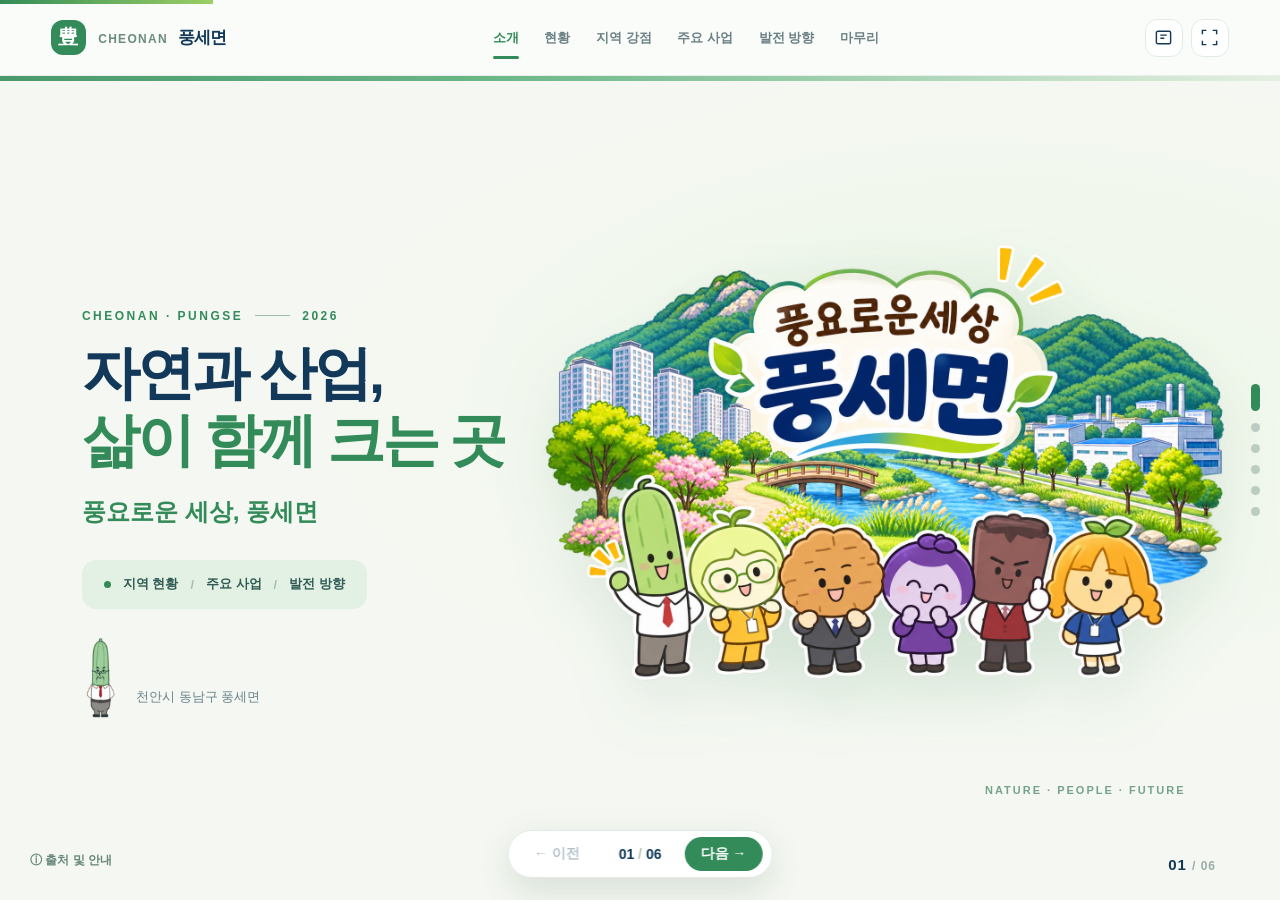
<file: 3.html>
<!doctype html>
<html lang="ko">
<head>
<meta charset="utf-8" />
<meta name="viewport" content="width=device-width,initial-scale=1,viewport-fit=cover" />
<meta name="theme-color" content="#f7faf7" />
<meta name="description" content="자연과 산업, 삶이 함께 크는 곳. 천안시 풍세면 6장 인터랙티브 웹 프레젠테이션." />
<title>풍요로운 세상, 풍세면 | 웹 프레젠테이션</title>
<link rel="stylesheet" href="styles.css" />
<script defer src="script.js"></script>
</head>
<body>
<a class="skip-link" href="#s1">본문으로 건너뛰기</a>
<div class="progress" id="progress" aria-hidden="true"></div>
<header class="site-header">
  <a class="brand" href="#s1" aria-label="풍세면 프레젠테이션 첫 화면"><span class="brand-symbol">豊</span><span>CHEONAN <strong>풍세면</strong></span></a>
  <nav class="top-nav" aria-label="슬라이드 메뉴">
    <a href="#s1" data-nav="0">소개</a><a href="#s2" data-nav="1">현황</a><a href="#s3" data-nav="2">지역 강점</a><a href="#s4" data-nav="3">주요 사업</a><a href="#s5" data-nav="4">발전 방향</a><a href="#s6" data-nav="5">마무리</a>
  </nav>
  <div class="header-actions">
    <button class="icon-button" id="referenceBtn" type="button" aria-label="원본 슬라이드 비교" title="원본 슬라이드 비교"><svg viewBox="0 0 24 24" fill="none" stroke="currentColor" stroke-width="1.8"><rect x="3" y="4" width="18" height="16" rx="2"/><path d="M8 9h8M8 13h5"/></svg></button>
    <button class="icon-button" id="fullscreenBtn" type="button" aria-label="전체 화면" title="전체 화면"><svg viewBox="0 0 24 24" fill="none" stroke="currentColor" stroke-width="1.8"><path d="M8 3H3v5m13-5h5v5M3 16v5h5m13-5v5h-5"/></svg></button>
  </div>
</header>
<main id="deck" aria-label="풍세면 프레젠테이션">
  <section class="slide slide-cover" id="s1" aria-labelledby="title1" data-slide="0">
    <div class="slide-content cover-layout">
      <div class="cover-copy reveal">
        <p class="eyebrow">CHEONAN · PUNGSE <span class="eyebrow-line"></span> 2026</p>
        <h1 id="title1">자연과 산업,<br><em>삶이 함께 크는 곳</em></h1>
        <p class="cover-tagline">풍요로운 세상, 풍세면</p>
        <div class="cover-label"><span class="tiny-dot"></span> 지역 현황 <span class="sep">/</span> 주요 사업 <span class="sep">/</span> 발전 방향</div>
        <div class="cover-bottom"><img src="assets/character1.png" alt="천안시 홍보캐릭터" /><span>천안시 동남구 풍세면</span></div>
      </div>
      <div class="cover-visual reveal delay-1"><div class="hero-orbit"></div><img class="hero-img" src="assets/hero.png" alt="태학산, 풍서천, 아파트와 산업시설, 여섯 홍보캐릭터가 어우러진 풍세면 이미지" /><span class="visual-caption">NATURE · PEOPLE · FUTURE</span></div>
    </div>
    <div class="slide-mark">01 <span>/ 06</span></div>
  </section>

  <section class="slide slide-stat" id="s2" aria-labelledby="title2" data-slide="1">
    <div class="slide-content">
      <div class="section-heading reveal"><p class="eyebrow">PUNGSE / TODAY</p><h2 id="title2">인구 1만 명 시대,<br class="mobile-only"> <em>빠르게 달라진 풍세면</em></h2><p class="subhead">행정안전부 주민등록 인구통계 기반 · 2026년 9월 기준</p></div>
      <div class="metrics">
        <article class="metric reveal"><span class="metric-accent green"></span><span class="metric-value" data-count="10617" data-suffix="명">10,617명</span><span class="metric-label">주민등록 인구</span><span class="metric-icon">◉</span></article>
        <article class="metric reveal delay-1"><span class="metric-accent blue"></span><span class="metric-value" data-count="5504" data-suffix="세대">5,504세대</span><span class="metric-label">주민등록 세대</span><span class="metric-icon">⌂</span></article>
        <article class="metric reveal delay-2"><span class="metric-accent yellow"></span><span class="metric-value" data-count="45.6" data-suffix="%">45.6%</span><span class="metric-label">1인 세대 비율</span><span class="metric-icon">◎</span></article>
      </div>
      <div class="chart-panel reveal delay-2"><div class="chart-header"><div><span class="chart-kicker">POPULATION TREND</span><h3>연말 및 최근 월말 인구 추이</h3></div><span class="chart-unit">단위: 명</span></div>
        <div class="chart-wrap" role="img" aria-label="인구 추이: 2024년 12월 9,527명, 2025년 12월 10,580명, 2026년 9월 10,617명">
          <svg class="population-chart" viewBox="0 0 1000 245" preserveAspectRatio="xMidYMid meet" aria-hidden="true">
            <defs><linearGradient id="areaGrad" x1="0" y1="0" x2="0" y2="1"><stop stop-color="#3f9b6e" stop-opacity=".18"/><stop offset="1" stop-color="#3f9b6e" stop-opacity="0"/></linearGradient></defs>
            <path d="M100 155 L500 60 L900 57 L900 202 L100 202Z" fill="url(#areaGrad)" class="chart-area"/>
            <path d="M100 155 L500 60 L900 57" fill="none" stroke="#328b59" stroke-width="5" stroke-linecap="round" stroke-linejoin="round" class="chart-line"/>
            <g class="chart-points"><circle cx="100" cy="155" r="10"/><circle cx="500" cy="60" r="10"/><circle cx="900" cy="57" r="10"/></g>
            <g text-anchor="middle" font-weight="800" fill="#14365a" font-size="27"><text x="100" y="123">9,527</text><text x="500" y="30">10,580</text><text x="900" y="27">10,617</text></g>
            <g text-anchor="middle" fill="#7b8b91" font-size="19"><text x="100" y="225">2024.12</text><text x="500" y="225">2025.12</text><text x="900" y="225">2026.09</text></g>
          </svg>
        </div><img class="corner-character" src="assets/character2.png" alt="초록색 홍보캐릭터" /></div>
    </div><div class="slide-mark">02 <span>/ 06</span></div>
  </section>

  <section class="slide slide-identity" id="s3" aria-labelledby="title3" data-slide="2">
    <div class="slide-content"><div class="section-heading reveal"><p class="eyebrow">PUNGSE / IDENTITY</p><h2 id="title3">풍세를 설명하는 <em>세 가지 풍경</em></h2><p class="subhead">자연환경 · 대규모 정주 공간 · 산업 기반이 공존하는 지역</p></div>
      <div class="identity-grid">
        <article class="identity-card nature reveal"><span class="card-num">01 / NATURE</span><span class="identity-illustration">🌳</span><div><h3>태학산과 풍서천</h3><p>숲 · 물길 · 휴양자원</p></div><span class="mini-line"></span></article>
        <article class="identity-card residence reveal delay-1"><span class="card-num">02 / LIVING</span><span class="identity-illustration">🏙️</span><div><h3>3,200세대 아파트</h3><p>한양수자인 에코시티</p></div><span class="mini-line"></span></article>
        <article class="identity-card industry reveal delay-2"><span class="card-num">03 / INDUSTRY</span><span class="identity-illustration">🏭</span><div><h3>풍세 산업기반</h3><p>기존 산업단지와 신규 개발</p></div><span class="mini-line"></span></article>
      </div>
      <div class="section-bottom reveal"><strong>자연 <span>+</span> 주거 <span>+</span> 산업</strong><img src="assets/character3.png" alt="호두과장 캐릭터" /></div>
    </div><div class="slide-mark">03 <span>/ 06</span></div>
  </section>

  <section class="slide slide-projects" id="s4" aria-labelledby="title4" data-slide="3">
    <div class="slide-content"><div class="section-heading reveal"><p class="eyebrow">PROJECT / 2026</p><h2 id="title4">주요 사업, <em>생활의 변화를 만들다</em></h2><p class="subhead">2026년 보도·사업 공고로 확인되는 풍세면 관련 사업</p></div>
      <div class="project-list">
        <article class="project-row reveal"><div class="project-index mint">01</div><div class="project-name"><h3>풍서천 호두길 정비</h3><span>RIVERSIDE</span></div><div class="project-info"><strong>2026.4 착공 · 전체 대상 16.8km</strong><p>자전거 순환망 연결</p></div><span class="project-arrow">↗</span></article>
        <article class="project-row reveal delay-1"><div class="project-index ice">02</div><div class="project-name"><h3>남관지구 배수개선</h3><span>SAFETY</span></div><div class="project-info"><strong>15억 원 · 배수로 1.2km 개선 계획</strong><p>침수 위험 저감</p></div><span class="project-arrow">↗</span></article>
        <article class="project-row reveal delay-2"><div class="project-index peach">03</div><div class="project-name"><h3>태학산 휴양림 확장</h3><span>FOREST</span></div><div class="project-info"><strong>2026.8 숲속의집 통신공사 입찰</strong><p>산림 휴양기반 확충</p></div><span class="project-arrow">↗</span></article>
      </div><div class="footnote reveal">※ 추진 시점과 단계는 확인된 2026년 자료 기준</div><img class="project-character" src="assets/character4.png" alt="보라색 홍보캐릭터" />
    </div><div class="slide-mark">04 <span>/ 06</span></div>
  </section>

  <section class="slide slide-future" id="s5" aria-labelledby="title5" data-slide="4">
    <div class="slide-content"><div class="section-heading reveal"><p class="eyebrow">FUTURE / DIRECTION</p><h2 id="title5">앞으로의 풍세, <em>세 방향의 균형 성장</em></h2><p class="subhead">아래 내용은 확정 사업이 아닌 지역 현황을 토대로 한 <strong>발전 방향 제안</strong></p></div>
      <div class="future-grid">
        <article class="future-card future-blue reveal"><div class="future-symbol"><svg viewBox="0 0 24 24" fill="none" stroke="currentColor" stroke-width="1.7"><path d="m3 10 9-7 9 7M5 9v12h14V9M9 21v-8h6v8"/></svg></div><span class="future-number">DIRECTION 01</span><h3>살기 좋은 풍세</h3><p>주거 · 교통 · 생활편의 연결</p><div class="future-key">정주 품질 <span>↗</span></div></article>
        <article class="future-card future-green reveal delay-1"><div class="future-symbol"><svg viewBox="0 0 24 24" fill="none" stroke="currentColor" stroke-width="1.7"><path d="M9 3h6l1 3 3 1.5 3-.7 2 5-2.5 2 0 3-1 3-5 1-2-3h-4l-2 3-5-1-1-5 2.5-2v-3L2 9l2-4 3 .5L9 3Z" transform="translate(1 0) scale(.91)"/><circle cx="12" cy="12" r="3"/></svg></div><span class="future-number">DIRECTION 02</span><h3>일하기 좋은 풍세</h3><p>산업 입지와 지역상생 강화</p><div class="future-key">지역경제 <span>↗</span></div></article>
        <article class="future-card future-orange reveal delay-2"><div class="future-symbol"><svg viewBox="0 0 24 24" fill="none" stroke="currentColor" stroke-width="1.7"><path d="M12 22V11m0 1C6 11 5 7 8 4c4 1 5 4 4 8Zm0 0c6-1 7-5 4-8-4 1-5 4-4 8Z"/><path d="M5 22h14M4 17c3 0 4 2 8 2s5-2 8-2"/></svg></div><span class="future-number">DIRECTION 03</span><h3>머물고 싶은 풍세</h3><p>태학산 · 풍서천 자연자원 연계</p><div class="future-key">관광 · 휴양 <span>↗</span></div></article>
      </div><img class="future-character" src="assets/character5.png" alt="갈색 홍보캐릭터" />
    </div><div class="slide-mark">05 <span>/ 06</span></div>
  </section>

  <section class="slide slide-closing" id="s6" aria-labelledby="title6" data-slide="5">
    <div class="slide-content closing-grid"><div class="closing-copy reveal"><p class="eyebrow">PUNGSE · CHEONAN</p><h2 id="title6">풍요로운 세상<br><em>함께 만드는 풍세면</em></h2><p class="closing-message">자연과 사람, 미래가 만나는 곳</p><div class="closing-chip">PUNGSE · CHEONAN <span>♥</span></div><img class="closing-character" src="assets/character6.png" alt="노란색 홍보캐릭터" /></div>
      <div class="closing-visual reveal delay-1"><div class="closing-rim"></div><img src="assets/heart.gif" alt="풍세면 홍보캐릭터가 손하트 동작과 큰 하트 효과를 보여 주는 10초 반복 애니메이션" /><span class="closing-caption"><span class="live-dot"></span> 손하트 애니메이션 · 10초 반복</span></div></div>
    <div class="slide-mark">06 <span>/ 06</span></div>
  </section>
</main>
<div class="bottom-toolbar" aria-label="슬라이드 제어">
  <button id="prevBtn" class="step-btn" type="button" aria-label="이전 슬라이드">← <span>이전</span></button>
  <div class="slide-counter"><span id="currentIndex">01</span><span class="counter-slash"> / </span><span>06</span></div>
  <button id="nextBtn" class="step-btn next" type="button" aria-label="다음 슬라이드"><span>다음</span> →</button>
</div>
<div class="side-rail" aria-label="슬라이드 빠른 이동"><button data-dot="0" aria-label="1번 슬라이드"></button><button data-dot="1" aria-label="2번 슬라이드"></button><button data-dot="2" aria-label="3번 슬라이드"></button><button data-dot="3" aria-label="4번 슬라이드"></button><button data-dot="4" aria-label="5번 슬라이드"></button><button data-dot="5" aria-label="6번 슬라이드"></button></div>
<button class="sources-button" id="sourcesBtn" type="button">ⓘ 출처 및 안내</button>
<dialog id="sourcesDialog" class="modal"><div class="modal-head"><div><p class="eyebrow">REFERENCE</p><h2>자료 출처 및 작성 기준</h2></div><button type="button" class="modal-close" data-close="sourcesDialog" aria-label="닫기">×</button></div><div class="modal-body"><p>이 웹 프레젠테이션은 첨부된 6장 PowerPoint의 내용을 옮긴 것으로, 별도의 수치나 정책을 새로 추가하지 않았습니다.</p><p><strong>인구 현황</strong> · 원본 슬라이드 표기 기준: 2026년 9월. 원본 출처에 기재된 지역통계 페이지를 참고했습니다. 통계 수치는 재검증 없이 원본을 유지했으므로 공식 발표 전 주민등록 통계 원자료와 대조해 주세요.</p><p><strong>주요 사업</strong> · 원본 슬라이드의 2026년 보도 및 사업 공고를 기반으로 작성했습니다. 추진 단계는 이후 변경될 수 있습니다.</p><p><strong>발전 방향</strong> · 5번 슬라이드는 확정된 행정계획이 아니라 제안사항입니다.</p><div class="sources-links"><a href="https://k-calc.com/region/Chungcheongnam-do/Cheonan-si/Dongnam-gu/Pungse-myeon" target="_blank" rel="noopener noreferrer">인구 통계 참고 자료 ↗</a><a href="https://www.ccnnews.co.kr/news/articleView.html?idxno=408502" target="_blank" rel="noopener noreferrer">풍서천 관련 보도 ↗</a><a href="https://v.daum.net/v/20260130140149799" target="_blank" rel="noopener noreferrer">남관지구 관련 보도 ↗</a><a href="https://www.bidpro.co.kr/n0_ipchal/konggo/sisul/konggo_view.asp?num=3820544" target="_blank" rel="noopener noreferrer">태학산 관련 공고 ↗</a></div><p class="muted">이미지: 사용자 제공 천안시 캐릭터 및 풍세면 홍보 일러스트 · 프레젠테이션 기반 재구성</p></div></dialog>
<dialog id="referenceDialog" class="modal reference-modal"><div class="modal-head"><div><p class="eyebrow">ORIGINAL SLIDE</p><h2>원본 슬라이드 비교 <span id="referenceIndex">01 / 06</span></h2></div><button type="button" class="modal-close" data-close="referenceDialog" aria-label="닫기">×</button></div><img id="referenceImage" src="assets/slide-1.png" alt="원본 PPT 슬라이드 1번" /><div class="reference-controls"><button id="referencePrev" type="button">← 이전</button><span>기존 PowerPoint 화면을 참고용으로 표시합니다.</span><button id="referenceNext" type="button">다음 →</button></div></dialog>
</body></html>
</file>
<file: styles.css>
:root{--ink:#152f38;--navy:#123959;--green:#328b59;--leaf:#48a276;--muted:#68818a;--paper:#f7faf7;--line:#e0ebe6;--shadow:0 24px 70px rgba(23,65,54,.075);--head:76px;--bottom:66px}*{box-sizing:border-box}html{scroll-behavior:smooth}body{margin:0;font-family:Pretendard,"Noto Sans KR","Apple SD Gothic Neo","Malgun Gothic",sans-serif;color:var(--ink);background:var(--paper);-webkit-font-smoothing:antialiased}button,a{-webkit-tap-highlight-color:transparent}button{font:inherit;cursor:pointer}a{color:inherit;text-decoration:none}img{display:block;max-width:100%}button:focus-visible,a:focus-visible{outline:3px solid #f4b546;outline-offset:3px}.skip-link{position:fixed;top:-100px;left:12px;background:white;z-index:100;padding:12px}.skip-link:focus{top:10px}.progress{position:fixed;left:0;top:0;height:4px;width:16.667%;background:linear-gradient(90deg,#338c59,#9ccf65);z-index:30;transition:width .55s ease}.site-header{height:var(--head);position:fixed;left:0;right:0;top:0;display:flex;align-items:center;justify-content:space-between;padding:0 clamp(20px,4vw,75px);z-index:20;background:rgba(250,252,249,.89);backdrop-filter:blur(18px);border-bottom:1px solid rgba(25,70,57,.08)}.brand{display:flex;gap:12px;align-items:center;font-size:12px;letter-spacing:1.3px;color:#6b8b7d;font-weight:800;white-space:nowrap}.brand strong{font-size:17px;color:var(--navy);letter-spacing:-.6px;margin-left:5px}.brand-symbol{display:grid;place-items:center;background:#328b59;color:white;width:35px;height:35px;border-radius:12px;font-size:20px}.top-nav{display:flex;gap:clamp(13px,2vw,34px);align-items:center;margin:0 20px}.top-nav a{font-size:13px;color:#6c8185;font-weight:700;position:relative;transition:color .25s;white-space:nowrap}.top-nav a::after{content:"";position:absolute;bottom:-12px;height:3px;background:var(--green);border-radius:3px;left:0;right:100%;transition:right .3s}.top-nav a:hover,.top-nav a.active{color:var(--green)}.top-nav a.active::after{right:0}.header-actions{display:flex;gap:8px}.icon-button{border:1px solid var(--line);background:white;color:var(--navy);width:38px;height:38px;border-radius:12px;display:grid;place-items:center;transition:transform .2s,background .2s}.icon-button:hover{background:#e3f3e6;transform:translateY(-2px)}.icon-button svg{width:19px;height:19px}main{height:100vh;height:100dvh;overflow-y:auto;scroll-snap-type:y mandatory;scrollbar-width:none;scroll-behavior:smooth;overscroll-behavior-y:contain}main::-webkit-scrollbar{display:none}.slide{position:relative;height:100vh;height:100dvh;min-height:540px;scroll-snap-align:start;scroll-snap-stop:always;padding:calc(var(--head) + 25px) clamp(28px,6.4vw,110px) calc(var(--bottom) + 17px);overflow:hidden;background:#f8faf7}.slide:before{position:absolute;content:"";height:5px;top:var(--head);left:0;right:0;background:linear-gradient(90deg,#358f5d,#5aaf7b 38%,#e3efdf);opacity:.9}.slide-content{max-width:1430px;width:100%;height:100%;margin:auto;position:relative;display:flex;flex-direction:column;justify-content:center}.eyebrow{font-weight:900;font-size:12px;color:var(--green);letter-spacing:2.5px;margin:0 0 17px}.section-heading{flex-shrink:0;margin-bottom:clamp(20px,4vh,41px)}h1,h2,h3,p{margin-top:0}h1,h2,h3{letter-spacing:-.055em}h2{font-size:clamp(30px,3.3vw,50px);line-height:1.25;font-weight:850;margin:0 0 10px}h2 em,h1 em{font-style:normal;color:var(--green)}.subhead{color:var(--muted);font-size:clamp(13px,1.07vw,16px);font-weight:500;margin:0}.mobile-only{display:none}.slide-mark{position:absolute;right:clamp(20px,5vw,78px);bottom:27px;font-size:15px;font-weight:900;color:var(--navy);letter-spacing:1px}.slide-mark span{color:#9aaca8;font-size:12px}.slide-cover{background:radial-gradient(ellipse at 78% 45%,#eef7e9 1%,transparent 50%),#f5f8f2}.cover-layout{display:grid;grid-template-columns:44% 56%;align-items:center}.cover-copy{z-index:1;position:relative}.cover-copy .eyebrow{display:flex;align-items:center;gap:12px}.eyebrow-line{height:1px;width:35px;background:#9fbcb0}.cover-copy h1{font-size:clamp(38px,4.5vw,76px);line-height:1.17;color:var(--navy);margin-bottom:22px;font-weight:900}.cover-tagline{font-weight:850;color:var(--green);font-size:clamp(20px,1.9vw,29px);margin-bottom:32px}.cover-label{display:inline-flex;gap:12px;align-items:center;border-radius:14px;background:#e3f1e5;color:#315c55;font-weight:700;padding:16px 22px;font-size:clamp(11px,1vw,14px)}.cover-label .sep{color:#a2c1b0}.tiny-dot{width:7px;height:7px;background:var(--green);border-radius:50%}.cover-bottom{display:flex;align-items:end;gap:18px;position:absolute;top:calc(100% + 25px);left:0;font-size:13px;color:var(--muted)}.cover-bottom img{height:86px;width:auto}.cover-bottom span{padding-bottom:14px}.cover-visual{height:100%;display:grid;place-items:center;position:relative}.hero-img{position:relative;z-index:1;max-height:min(69vh,640px);width:110%;max-width:none;object-fit:contain;filter:drop-shadow(0 25px 30px rgba(34,96,64,.1));animation:float 6s ease-in-out infinite}.hero-orbit{position:absolute;inset:15% 0 10%;border-radius:45%;background:radial-gradient(ellipse,#d6ead6 0%,transparent 70%)}.visual-caption{position:absolute;right:2%;bottom:3%;letter-spacing:2px;font-size:11px;color:#75a38a;font-weight:800}.metrics{display:grid;grid-template-columns:repeat(3,1fr);gap:clamp(12px,1.4vw,22px);margin-bottom:clamp(14px,3vh,28px)}.metric{min-height:142px;background:#fff;box-shadow:var(--shadow);border:1px solid var(--line);border-radius:20px;padding:25px 28px 22px;display:flex;flex-direction:column;position:relative;overflow:hidden;transition:transform .25s,box-shadow .25s}.metric:hover,.project-row:hover,.identity-card:hover,.future-card:hover{transform:translateY(-5px);box-shadow:0 23px 65px rgba(22,73,59,.11)}.metric-accent{position:absolute;left:0;top:22px;bottom:22px;width:6px;border-radius:0 6px 6px 0}.metric-accent.green{background:#4ca776}.metric-accent.blue{background:#4188b8}.metric-accent.yellow{background:#f7b450}.metric-value{font-size:clamp(26px,2.7vw,43px);line-height:1.3;font-weight:900;letter-spacing:-.055em;color:var(--navy);font-variant-numeric:tabular-nums}.metric-label{font-size:14px;color:var(--muted);font-weight:650;margin-top:6px}.metric-icon{position:absolute;right:22px;top:17px;color:#e1ede8;font-size:31px}.chart-panel{background:#fff;box-shadow:var(--shadow);border:1px solid var(--line);border-radius:24px;flex:1;min-height:205px;max-height:360px;padding:clamp(16px,2.2vw,32px);position:relative}.chart-header{display:flex;justify-content:space-between;align-items:center}.chart-kicker{font-size:10px;font-weight:850;letter-spacing:2px;color:#87a997}.chart-header h3{font-size:clamp(16px,1.6vw,23px);color:var(--navy);margin:6px 0 0}.chart-unit{font-size:12px;color:var(--muted)}.chart-wrap{height:calc(100% - 55px);padding:8px 23px}.population-chart{width:100%;height:100%;overflow:visible}.chart-points circle{fill:#328b59;stroke:#fff;stroke-width:5}.chart-line{stroke-dasharray:860;stroke-dashoffset:860;transition:stroke-dashoffset 1.7s ease}.is-active .chart-line{stroke-dashoffset:0}.corner-character{position:absolute;height:85px;right:8px;bottom:5px}.identity-grid,.future-grid{display:grid;grid-template-columns:repeat(3,1fr);gap:clamp(14px,2vw,28px);flex:1;min-height:0;max-height:450px}.identity-card{border-radius:26px;padding:clamp(22px,2.4vw,38px);display:flex;flex-direction:column;justify-content:space-between;position:relative;transition:transform .3s,box-shadow .3s;overflow:hidden}.identity-card.nature{background:#dcf2e2}.identity-card.residence{background:#e3edf9}.identity-card.industry{background:#fff0d8}.card-num,.future-number{font-size:11px;letter-spacing:1.9px;font-weight:900;color:#80958e}.identity-illustration{font-size:clamp(55px,6.7vw,108px);line-height:1;filter:drop-shadow(0 12px 12px #355c3a1a);align-self:center;transition:transform .35s}.identity-card:hover .identity-illustration{transform:scale(1.12) rotate(-4deg)}.identity-card h3{font-size:clamp(23px,2.2vw,32px);color:var(--navy);margin:0 0 8px}.identity-card p{color:var(--muted);font-size:clamp(13px,1.1vw,16px);font-weight:600;margin:0}.mini-line{width:50px;height:4px;background:rgba(38,119,76,.3);position:absolute;right:25px;top:32px;border-radius:5px}.section-bottom{display:flex;align-items:end;justify-content:space-between;padding:20px 16px 0;min-height:95px}.section-bottom strong{font-size:clamp(24px,2.5vw,36px);color:var(--green)}.section-bottom strong span{color:#9cba9d;padding:0 11px}.section-bottom img{height:110px;max-width:100px;object-fit:contain}.project-list{display:flex;flex-direction:column;gap:18px;flex:1;justify-content:center;max-height:465px}.project-row{min-height:115px;display:grid;grid-template-columns:74px 1fr 1.15fr 30px;gap:24px;align-items:center;padding:16px 28px;background:white;border:1px solid var(--line);border-radius:20px;box-shadow:0 10px 35px rgba(29,84,65,.04);transition:transform .25s,box-shadow .25s}.project-index{height:68px;width:68px;display:grid;place-items:center;border-radius:16px;font-weight:900;font-size:25px;color:var(--navy)}.project-index.mint{background:#e4f3e2}.project-index.ice{background:#e4ecf9}.project-index.peach{background:#fff0d7}.project-name h3{font-size:clamp(21px,2vw,30px);color:var(--navy);margin:0 0 8px}.project-name span{color:#a5b4b1;font-weight:800;letter-spacing:2px;font-size:10px}.project-info strong{font-size:clamp(13px,1.2vw,18px);line-height:1.5}.project-info p{margin:7px 0 0;color:var(--green);font-weight:800;font-size:13px}.project-arrow{font-size:27px;color:#a7c8b0}.footnote{font-size:12px;color:#83958d;padding:18px 4px}.project-character{position:absolute;height:95px;right:0;bottom:-5px}.future-card{border-radius:25px;padding:clamp(24px,2.6vw,40px);display:flex;flex-direction:column;position:relative;transition:transform .3s,box-shadow .3s}.future-blue{background:#e7f0fa}.future-green{background:#e8f3e4}.future-orange{background:#fff0db}.future-symbol{background:#fff;border-radius:50%;width:84px;height:84px;display:grid;place-items:center;color:var(--green);margin-bottom:auto;box-shadow:0 12px 28px rgba(34,76,51,.05)}.future-symbol svg{width:36px;height:36px}.future-number{margin:22px 0 10px}.future-card h3{font-size:clamp(23px,2vw,31px);color:var(--navy);margin:0 0 12px}.future-card p{font-size:clamp(13px,1.1vw,16px);color:var(--muted);font-weight:600;min-height:48px}.future-key{border-top:1px solid #fff9;padding-top:16px;margin-top:12px;color:var(--green);font-weight:850;font-size:14px;display:flex;justify-content:space-between}.future-key span{font-size:21px}.future-character{position:absolute;bottom:-9px;right:-33px;height:80px}.slide-closing{background:linear-gradient(135deg,#e5f3e6,#edf8ed 70%,#dcefdc)}.closing-grid{display:grid;grid-template-columns:43% 57%;align-items:center}.closing-copy{position:relative;align-self:center}.closing-copy h2{font-size:clamp(36px,4.2vw,67px);line-height:1.35;color:var(--navy);margin:0 0 28px}.closing-message{font-size:clamp(16px,1.5vw,22px);color:var(--muted);margin:0 0 40px}.closing-chip{display:inline-flex;gap:28px;align-items:center;border-radius:14px;padding:16px 23px;background:#fff;color:var(--navy);font-weight:850;font-size:13px;letter-spacing:1.7px}.closing-chip span{color:#f1a26b;font-size:22px}.closing-character{height:115px;margin-top:33px}.closing-visual{position:relative;min-height:70%;display:grid;place-items:center}.closing-visual img{width:100%;max-height:65vh;object-fit:contain;position:relative;z-index:1;filter:drop-shadow(0 20px 30px #578c4f22)}.closing-rim{position:absolute;inset:13% 8% 17%;border-radius:50%;background:#d5e9d2;filter:blur(50px)}.closing-caption{font-size:12px;font-weight:700;color:var(--muted);position:absolute;bottom:0;right:12%;display:flex;align-items:center;gap:10px}.live-dot{background:#6cad7a;height:8px;width:8px;border-radius:50%;box-shadow:0 0 0 6px #8ec39d33;animation:pulse 2s infinite}.bottom-toolbar{position:fixed;bottom:22px;left:50%;transform:translateX(-50%);height:48px;background:rgba(255,255,255,.94);backdrop-filter:blur(12px);display:flex;gap:23px;align-items:center;padding:5px 9px;border:1px solid #e1eae4;border-radius:50px;box-shadow:0 12px 35px #193c3022;z-index:22}.step-btn{border:0;border-radius:24px;background:transparent;color:var(--navy);font-weight:850;padding:8px 16px;font-size:14px;white-space:nowrap}.step-btn.next{background:var(--green);color:#fff}.step-btn:disabled{opacity:.3;cursor:not-allowed}.step-btn:not(:disabled):hover{background:#e7f3e9}.step-btn.next:not(:disabled):hover{background:#256d49}.slide-counter{font-weight:800;color:var(--navy);font-size:14px;white-space:nowrap}.counter-slash{color:#b5c4bb}.side-rail{position:fixed;right:20px;top:50%;transform:translateY(-50%);z-index:19;display:flex;flex-direction:column;gap:12px}.side-rail button{width:9px;height:9px;background:#bbccc0;border:0;padding:0;border-radius:50%;transition:all .3s}.side-rail button.active{height:27px;border-radius:10px;background:var(--green)}.sources-button{position:fixed;left:24px;bottom:30px;z-index:19;border:0;background:transparent;color:#68877b;font-size:12px;font-weight:750}.sources-button:hover{text-decoration:underline}.modal{width:min(810px,calc(100% - 35px));max-height:85vh;max-height:85dvh;padding:0;border:1px solid #dce8dd;border-radius:22px;background:white;box-shadow:0 30px 100px #103b324d;color:var(--ink)}.modal::backdrop{background:#092b2c99;backdrop-filter:blur(5px)}.modal-head{display:flex;justify-content:space-between;align-items:center;padding:27px 30px 18px;border-bottom:1px solid var(--line)}.modal-head .eyebrow{font-size:10px;margin-bottom:8px}.modal-head h2{font-size:24px;margin:0}.modal-close{font-size:30px;border:none;background:#f0f5f0;border-radius:12px;width:42px;height:42px}.modal-body{padding:25px 30px 33px;overflow:auto;max-height:60vh;font-size:14px;line-height:1.85}.modal-body p{margin:0 0 17px}.muted{color:var(--muted);font-size:12px}.sources-links{display:grid;grid-template-columns:repeat(2,1fr);gap:10px;margin-bottom:18px}.sources-links a{background:#edf5ee;padding:13px;border-radius:10px;color:var(--green);font-weight:750;font-size:12px}.sources-links a:hover{background:#d5e8d7}.reference-modal{width:min(1080px,calc(100% - 30px))}.reference-modal>img{margin:24px auto;width:calc(100% - 50px);max-height:62vh;object-fit:contain;border:1px solid #e2e9e3;box-shadow:var(--shadow)}#referenceIndex{font-size:13px;color:var(--green);letter-spacing:0}.reference-controls{padding:0 25px 24px;display:flex;justify-content:space-between;gap:10px;align-items:center;font-size:12px;color:var(--muted)}.reference-controls button{padding:10px 16px;border:1px solid #d8e7dc;border-radius:12px;background:#eff7ef;color:var(--navy);font-weight:750}.reveal{opacity:0;transform:translateY(26px);transition:opacity .68s ease,transform .68s cubic-bezier(.18,.65,.23,1)}.is-active .reveal{opacity:1;transform:translateY(0)}.is-active .delay-1{transition-delay:.13s}.is-active .delay-2{transition-delay:.27s}@keyframes float{50%{transform:translateY(-10px)}}@keyframes pulse{50%{box-shadow:0 0 0 11px #8ec39d12}}
@media(max-width:1050px){:root{--head:66px}.site-header{padding:0 25px}.top-nav{gap:12px}.top-nav a{font-size:12px}.brand{letter-spacing:0}.slide{padding-inline:45px}.cover-copy h1{font-size:49px}.cover-visual .hero-img{width:115%}.identity-card,.future-card{padding:25px}.project-row{grid-template-columns:70px 1fr 1fr 18px;gap:14px}.project-info strong{font-size:13px}.side-rail{right:12px}}
@media(max-width:760px){:root{--head:100px;--bottom:70px}.site-header{height:var(--head);padding:10px 16px 8px;align-items:flex-start}.brand{height:36px}.brand strong{font-size:16px}.header-actions{height:36px}.top-nav{position:absolute;left:0;right:0;top:49px;margin:0;padding:0 16px 12px;display:flex;gap:21px;overflow-x:auto;scrollbar-width:none}.top-nav::-webkit-scrollbar{display:none}.top-nav a{font-size:12px}.top-nav a::after{bottom:-7px}.slide{height:100dvh;min-height:620px;padding:calc(var(--head) + 17px) 24px calc(var(--bottom) + 10px)}.slide-content{justify-content:center}.eyebrow{font-size:10px;margin-bottom:12px;letter-spacing:2px}h2{font-size:clamp(27px,6vw,39px)}.mobile-only{display:initial}.section-heading{margin-bottom:17px}.subhead{font-size:12px;line-height:1.6}.slide-mark{right:23px;bottom:18px;font-size:12px}.cover-layout{grid-template-columns:1fr;grid-template-rows:46% 54%;align-items:center}.cover-copy{align-self:end}.cover-copy h1{font-size:clamp(37px,8vw,56px);margin-bottom:10px}.cover-tagline{font-size:21px;margin-bottom:16px}.cover-label{font-size:11px;padding:12px 14px;gap:7px}.cover-bottom{display:none}.cover-visual{align-self:center;min-height:0}.hero-img{max-height:100%;width:100%!important}.visual-caption{display:none}.metrics{gap:8px}.metric{padding:14px 9px 12px;border-radius:13px;min-height:101px}.metric-accent{top:13px;bottom:13px;width:3px}.metric-value{font-size:clamp(18px,4vw,27px)}.metric-label{font-size:10px}.metric-icon{display:none}.chart-panel{padding:16px 12px;max-height:none;min-height:210px;flex:1}.chart-header h3{font-size:16px}.chart-unit{font-size:10px}.chart-wrap{padding:12px 4px 0;height:calc(100% - 50px)}.corner-character{height:48px}.identity-grid,.future-grid{grid-template-columns:1fr;gap:10px;flex:1;max-height:none}.identity-card{padding:14px 20px;min-height:0;border-radius:16px;display:grid;grid-template-columns:1fr auto;align-items:center;gap:4px}.identity-card .card-num{grid-column:1;grid-row:1;font-size:9px}.identity-illustration{grid-column:2;grid-row:1 / span 2;font-size:40px}.identity-card>div{grid-column:1;grid-row:2}.identity-card h3{font-size:21px;margin-bottom:3px}.identity-card p{font-size:12px}.mini-line{display:none}.section-bottom{min-height:45px;padding:10px 4px 0}.section-bottom strong{font-size:20px}.section-bottom strong span{padding:0 4px}.section-bottom img{height:48px}.project-list{gap:10px;max-height:none}.project-row{padding:12px;min-height:0;grid-template-columns:40px 1fr;gap:7px 12px;border-radius:15px}.project-index{height:40px;width:40px;font-size:16px;border-radius:9px;grid-row:1 / 3}.project-name h3{font-size:17px;margin:0}.project-name span{display:none}.project-info{grid-column:2}.project-info strong{font-size:12px}.project-info p{margin:3px 0 0;font-size:11px}.project-arrow{display:none}.footnote{padding:12px 0 0;font-size:10px}.project-character{height:47px;right:0;bottom:-5px}.future-card{padding:15px 16px;border-radius:16px;display:grid;grid-template-columns:52px 1fr;gap:2px 13px;align-content:center}.future-symbol{grid-row:1 / 4;width:49px;height:49px;margin:0}.future-symbol svg{width:25px;height:25px}.future-number{margin:0 0 2px;font-size:9px}.future-card h3{font-size:19px;margin:0 0 2px}.future-card p{font-size:12px;min-height:0;margin:0}.future-key{display:none}.future-character{height:44px;right:0;bottom:-7px}.closing-grid{grid-template-columns:1fr;grid-template-rows:43% 57%}.closing-copy{align-self:end}.closing-copy h2{font-size:clamp(34px,8vw,47px);margin-bottom:12px}.closing-message{font-size:14px;margin-bottom:18px}.closing-chip{font-size:11px;padding:10px 14px}.closing-character{display:none}.closing-visual{min-height:0;height:100%}.closing-visual img{max-height:100%;height:100%}.closing-caption{font-size:10px;bottom:0;right:0}.side-rail{display:none}.bottom-toolbar{bottom:12px;height:43px}.step-btn{font-size:12px;padding:8px 10px}.sources-button{left:10px;bottom:19px;font-size:10px}.sources-links{grid-template-columns:1fr}.modal-head{padding:18px}.modal-head h2{font-size:18px}.modal-body{padding:19px}.reference-controls span{display:none}}
@media(max-width:400px){.slide{padding-left:15px;padding-right:15px}.slide-stat .section-heading{margin-bottom:12px}.cover-copy h1{font-size:35px}.identity-card h3{font-size:18px}.chart-header h3{font-size:14px}.chart-panel{padding:10px}.project-row{padding:10px}.future-card{padding:11px 12px}.future-card h3{font-size:17px}.sources-button{bottom:69px}}
@media(max-height:720px) and (min-width:761px){.slide{padding-top:calc(var(--head) + 13px);padding-bottom:60px}.section-heading{margin-bottom:15px}.identity-grid,.future-grid{max-height:350px}.metric{min-height:106px;padding:16px 20px}.chart-panel{max-height:260px}.project-list{gap:12px}.project-row{min-height:96px}.cover-bottom{display:none}}
@media(prefers-reduced-motion:reduce){*,*::before,*::after{scroll-behavior:auto!important;animation:none!important;transition-duration:.01ms!important}.reveal{opacity:1!important;transform:none!important}.chart-line{stroke-dashoffset:0!important}}
@media print{.site-header,.progress,.bottom-toolbar,.side-rail,.sources-button{display:none!important}main{height:auto;overflow:visible;scroll-snap-type:none}.slide{break-after:page;height:100vh;min-height:0;padding:5vh 5vw}.reveal{opacity:1!important;transform:none!important}.chart-line{stroke-dashoffset:0!important}@page{size:landscape;margin:0}}
</file>
